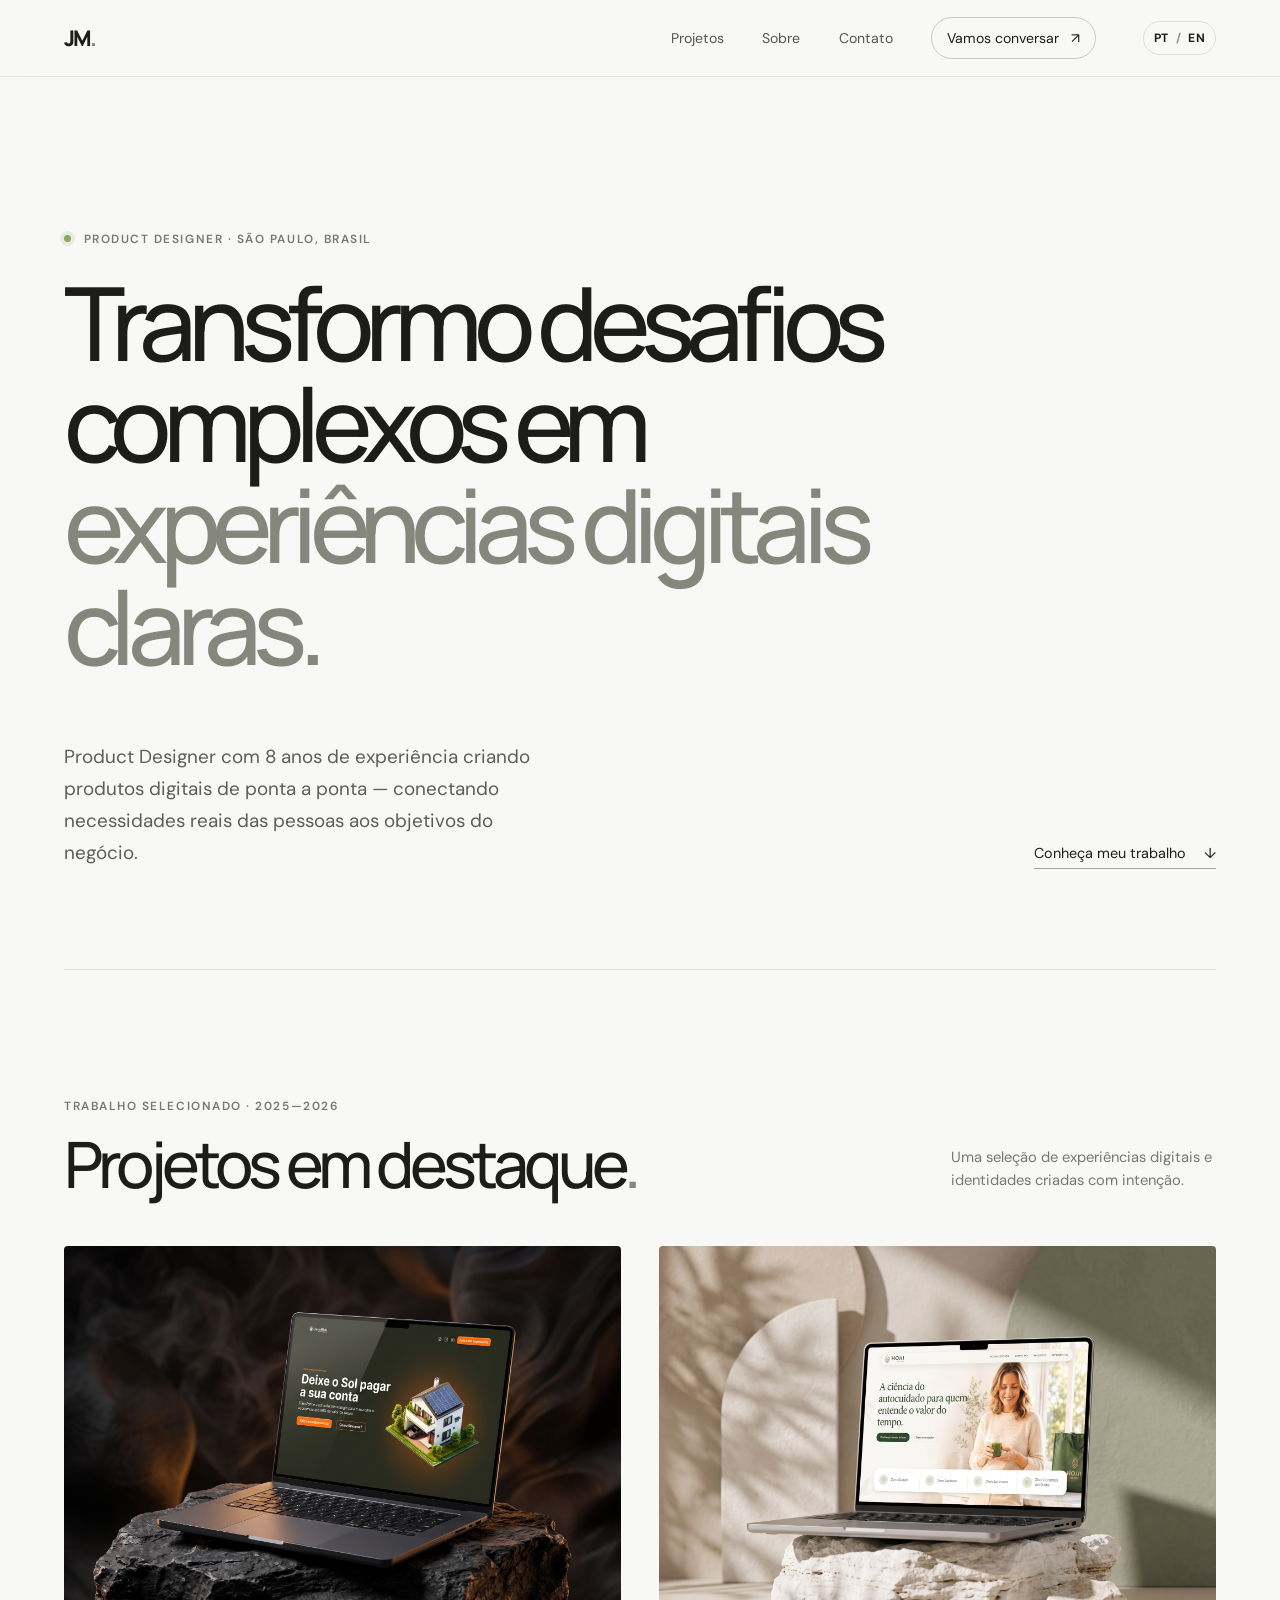
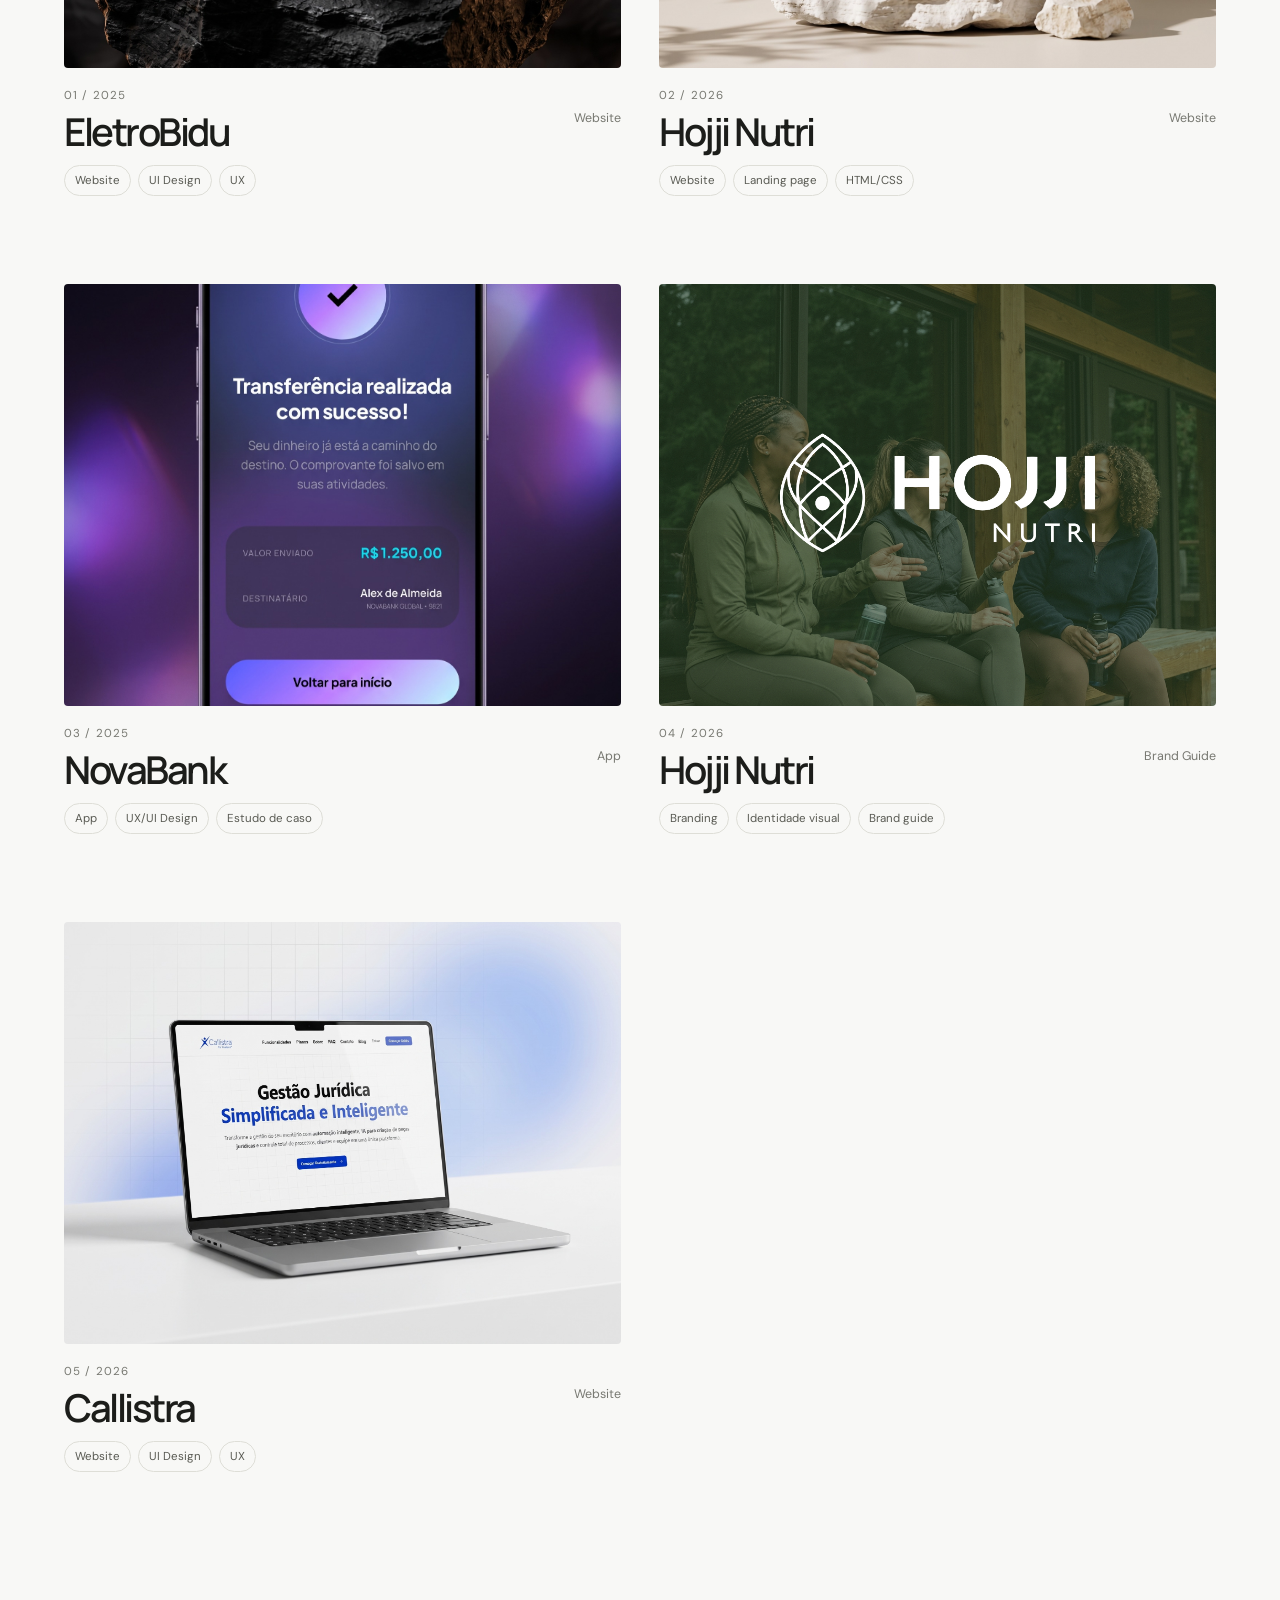
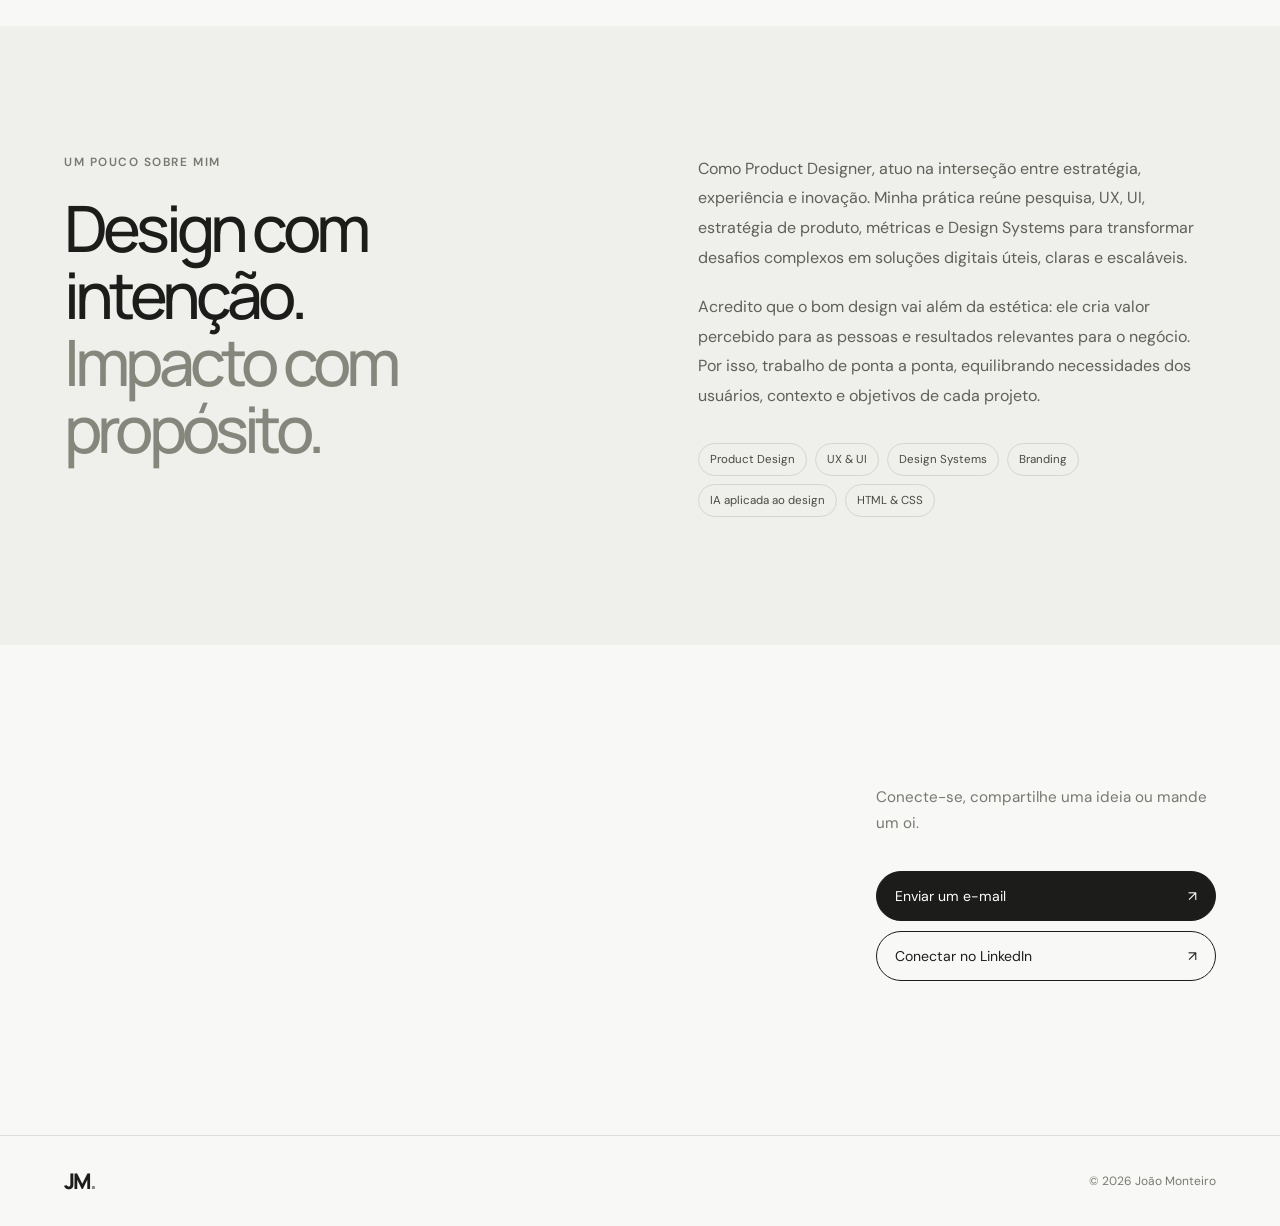
<file: index.html>
<!doctype html>
<html lang="pt-BR">
<head>
  <meta charset="utf-8">
  <meta name="viewport" content="width=device-width, initial-scale=1">
  <meta name="theme-color" content="#f8f8f6">
  <meta name="description" content="Portfólio de João Monteiro — Product Designer especializado em UX, UI, Design Systems e branding.">
  <title>João Monteiro — Product Designer</title>
  <link rel="preconnect" href="https://fonts.googleapis.com">
  <link rel="preconnect" href="https://fonts.gstatic.com" crossorigin>
  <link href="https://fonts.googleapis.com/css2?family=DM+Sans:wght@400;500;600;700&family=Manrope:wght@400;500;600;700;800&display=swap" rel="stylesheet">
  <link rel="stylesheet" href="css/style.css">
  <script src="js/main.js" defer></script>
</head>
<body>
  <a class="skip-link" href="#main">Pular para o conteúdo</a>
  <header class="site-header">
    <div class="container nav-wrap">
      <a class="wordmark" href="#top" aria-label="João Monteiro, início">JM<span>.</span></a>
      <button class="menu-toggle" aria-label="Abrir menu" aria-expanded="false" aria-controls="primary-nav">
        <span></span><span></span>
      </button>
      <nav class="primary-nav" id="primary-nav" aria-label="Navegação principal">
        <a href="#work">Projetos</a>
        <a href="#about">Sobre</a>
        <a href="#contact">Contato</a>
        <a class="nav-availability" href="mailto:mkt.joaomonteiro@gmail.com">Vamos conversar <span aria-hidden="true">↗</span></a>
      <button class="language-toggle" type="button" data-language-toggle aria-label="Switch to English" aria-pressed="false"><span class="language-current">PT</span><span class="language-divider">/</span><span>EN</span></button></nav>
    </div>
  </header>

  <main id="main">
    <section class="hero container" id="top">
      <p class="eyebrow reveal"><span class="status-dot"></span> Product Designer · São Paulo, Brasil</p>
      <h1 class="reveal">Transformo desafios complexos em <span>experiências digitais claras.</span></h1>
      <div class="hero-bottom reveal">
        <p>Product Designer com 8 anos de experiência criando produtos digitais de ponta a ponta — conectando necessidades reais das pessoas aos objetivos do negócio.</p>
        <a class="text-link" href="#work">Conheça meu trabalho <span aria-hidden="true">↓</span></a>
      </div>
      <div class="hero-rule" aria-hidden="true"></div>
    </section>

    <section class="work-section container" id="work">
      <div class="section-heading reveal">
        <div><p class="eyebrow">Trabalho selecionado · 2025—2026</p><h2>Projetos em destaque<span class="period">.</span></h2></div>
        <p class="section-note">Uma seleção de experiências digitais e identidades criadas com intenção.</p>
      </div>
      <div class="projects-grid">
      <article class="project-card reveal">
        <a class="project-card-cover" href="projects/eletrobidu.html" aria-label="Ver projeto EletroBidu — Website">
          <img src="assets/images/Mockup-eletrobidu-desktop.jpg" alt="Website EletroBidu em um notebook, com interface escura e detalhes em laranja" loading="lazy">
          <span class="cover-cta">Ver projeto <span aria-hidden="true">↗</span></span>
        </a>
        <div class="project-card-meta">
          <div><p class="project-index">01 / 2025</p><h3><a href="projects/eletrobidu.html">EletroBidu</a></h3></div>
          <span class="project-card-type">Website</span>
        </div>
        <div class="tag-list project-card-tags"><span>Website</span><span>UI Design</span><span>UX</span></div>
      </article>
      <article class="project-card reveal">
        <a class="project-card-cover" href="projects/hojji-website.html" aria-label="Ver projeto Hojji Nutri — Website">
          <img src="assets/images/Mockup-hojji-desktop.jpg" alt="Website Hojji Nutri em notebook, com identidade natural em tons de verde e bege" loading="lazy">
          <span class="cover-cta">Ver projeto <span aria-hidden="true">↗</span></span>
        </a>
        <div class="project-card-meta">
          <div><p class="project-index">02 / 2026</p><h3><a href="projects/hojji-website.html">Hojji Nutri</a></h3></div>
          <span class="project-card-type">Website</span>
        </div>
        <div class="tag-list project-card-tags"><span>Website</span><span>Landing page</span><span>HTML/CSS</span></div>
      </article>
      <article class="project-card reveal">
        <a class="project-card-cover" href="projects/novabank.html" aria-label="Ver projeto NovaBank — App">
          <img src="assets/images/novabank-mockup-5.jpg" alt="Mockup com telas do aplicativo NovaBank" loading="lazy">
          <span class="cover-cta">Ver projeto <span aria-hidden="true">↗</span></span>
        </a>
        <div class="project-card-meta">
          <div><p class="project-index">03 / 2025</p><h3><a href="projects/novabank.html">NovaBank</a></h3></div>
          <span class="project-card-type">App</span>
        </div>
        <div class="tag-list project-card-tags"><span>App</span><span>UX/UI Design</span><span>Estudo de caso</span></div>
      </article>
      <article class="project-card reveal">
        <a class="project-card-cover" href="projects/hojji-branding.html" aria-label="Ver projeto Hojji Nutri — Brand Guide">
          <img src="assets/images/capa-brand-guide-hojji-nutri.jpg" alt="Capa do brand guide Hojji Nutri com identidade natural e elegante" loading="lazy">
          <span class="cover-cta">Ver projeto <span aria-hidden="true">↗</span></span>
        </a>
        <div class="project-card-meta">
          <div><p class="project-index">04 / 2026</p><h3><a href="projects/hojji-branding.html">Hojji Nutri</a></h3></div>
          <span class="project-card-type">Brand Guide</span>
        </div>
        <div class="tag-list project-card-tags"><span>Branding</span><span>Identidade visual</span><span>Brand guide</span></div>
      </article>
      <article class="project-card reveal">
        <a class="project-card-cover" href="projects/callistra.html" aria-label="Ver projeto Callistra — Website">
          <img src="assets/images/callistra-mockup-desktop-1.jpg" alt="Website Callistra em notebook com interface minimalista em azul e branco" loading="lazy">
          <span class="cover-cta">Ver projeto <span aria-hidden="true">↗</span></span>
        </a>
        <div class="project-card-meta">
          <div><p class="project-index">05 / 2026</p><h3><a href="projects/callistra.html">Callistra</a></h3></div>
          <span class="project-card-type">Website</span>
        </div>
        <div class="tag-list project-card-tags"><span>Website</span><span>UI Design</span><span>UX</span></div>
      </article>
      </div>
    </section>

    <section class="about-section" id="about">
      <div class="container about-grid">
        <div class="about-intro reveal">
          <p class="eyebrow">Um pouco sobre mim</p>
          <h2>Design com intenção.<br><span>Impacto com propósito.</span></h2>
        </div>
        <div class="about-copy reveal">
          <p>Como Product Designer, atuo na interseção entre estratégia, experiência e inovação. Minha prática reúne pesquisa, UX, UI, estratégia de produto, métricas e Design Systems para transformar desafios complexos em soluções digitais úteis, claras e escaláveis.</p>
          <p>Acredito que o bom design vai além da estética: ele cria valor percebido para as pessoas e resultados relevantes para o negócio. Por isso, trabalho de ponta a ponta, equilibrando necessidades dos usuários, contexto e objetivos de cada projeto.</p>
          <div class="expertise">
            <span>Product Design</span><span>UX & UI</span><span>Design Systems</span><span>Branding</span><span>IA aplicada ao design</span><span>HTML & CSS</span>
          </div>
        </div>
      </div>
    </section>

    <section class="contact-section container" id="contact">
      <div class="contact-content reveal">
        
        <div class="contact-actions">
          <p>Conecte-se, compartilhe uma ideia ou mande um oi.</p>
          <a class="button button-dark" href="mailto:mkt.joaomonteiro@gmail.com">Enviar um e-mail <span aria-hidden="true">↗</span></a>
          <a class="button button-outline" href="https://www.linkedin.com/in/joaomonteirobr/" target="_blank" rel="noopener noreferrer">Conectar no LinkedIn <span aria-hidden="true">↗</span></a>
        </div>
      </div>
    </section>
  </main>

  <footer class="site-footer">
    <div class="container footer-inner">
      <a class="wordmark" href="#top" aria-label="Voltar ao início">JM<span>.</span></a>
      <span>© <span id="year">2026</span> João Monteiro</span>
    </div>
  </footer>
</body>
</html>
</file>
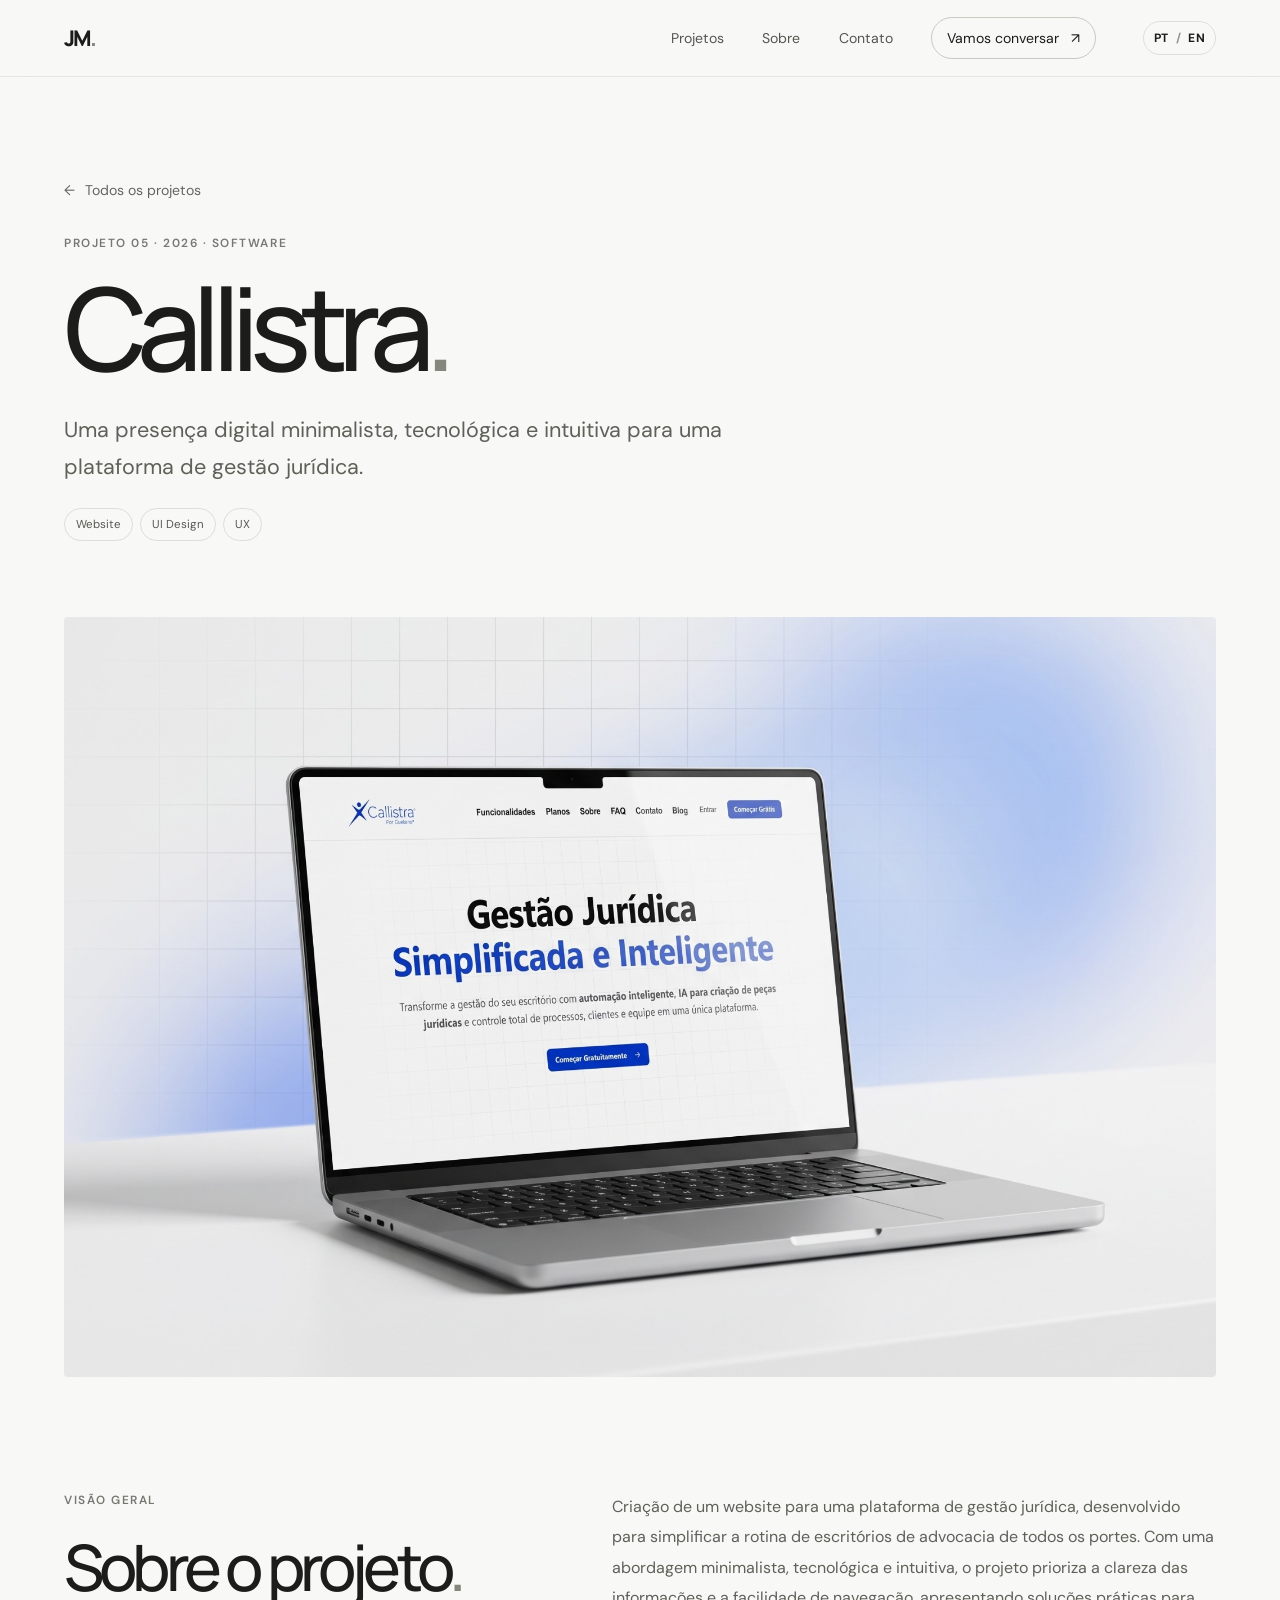
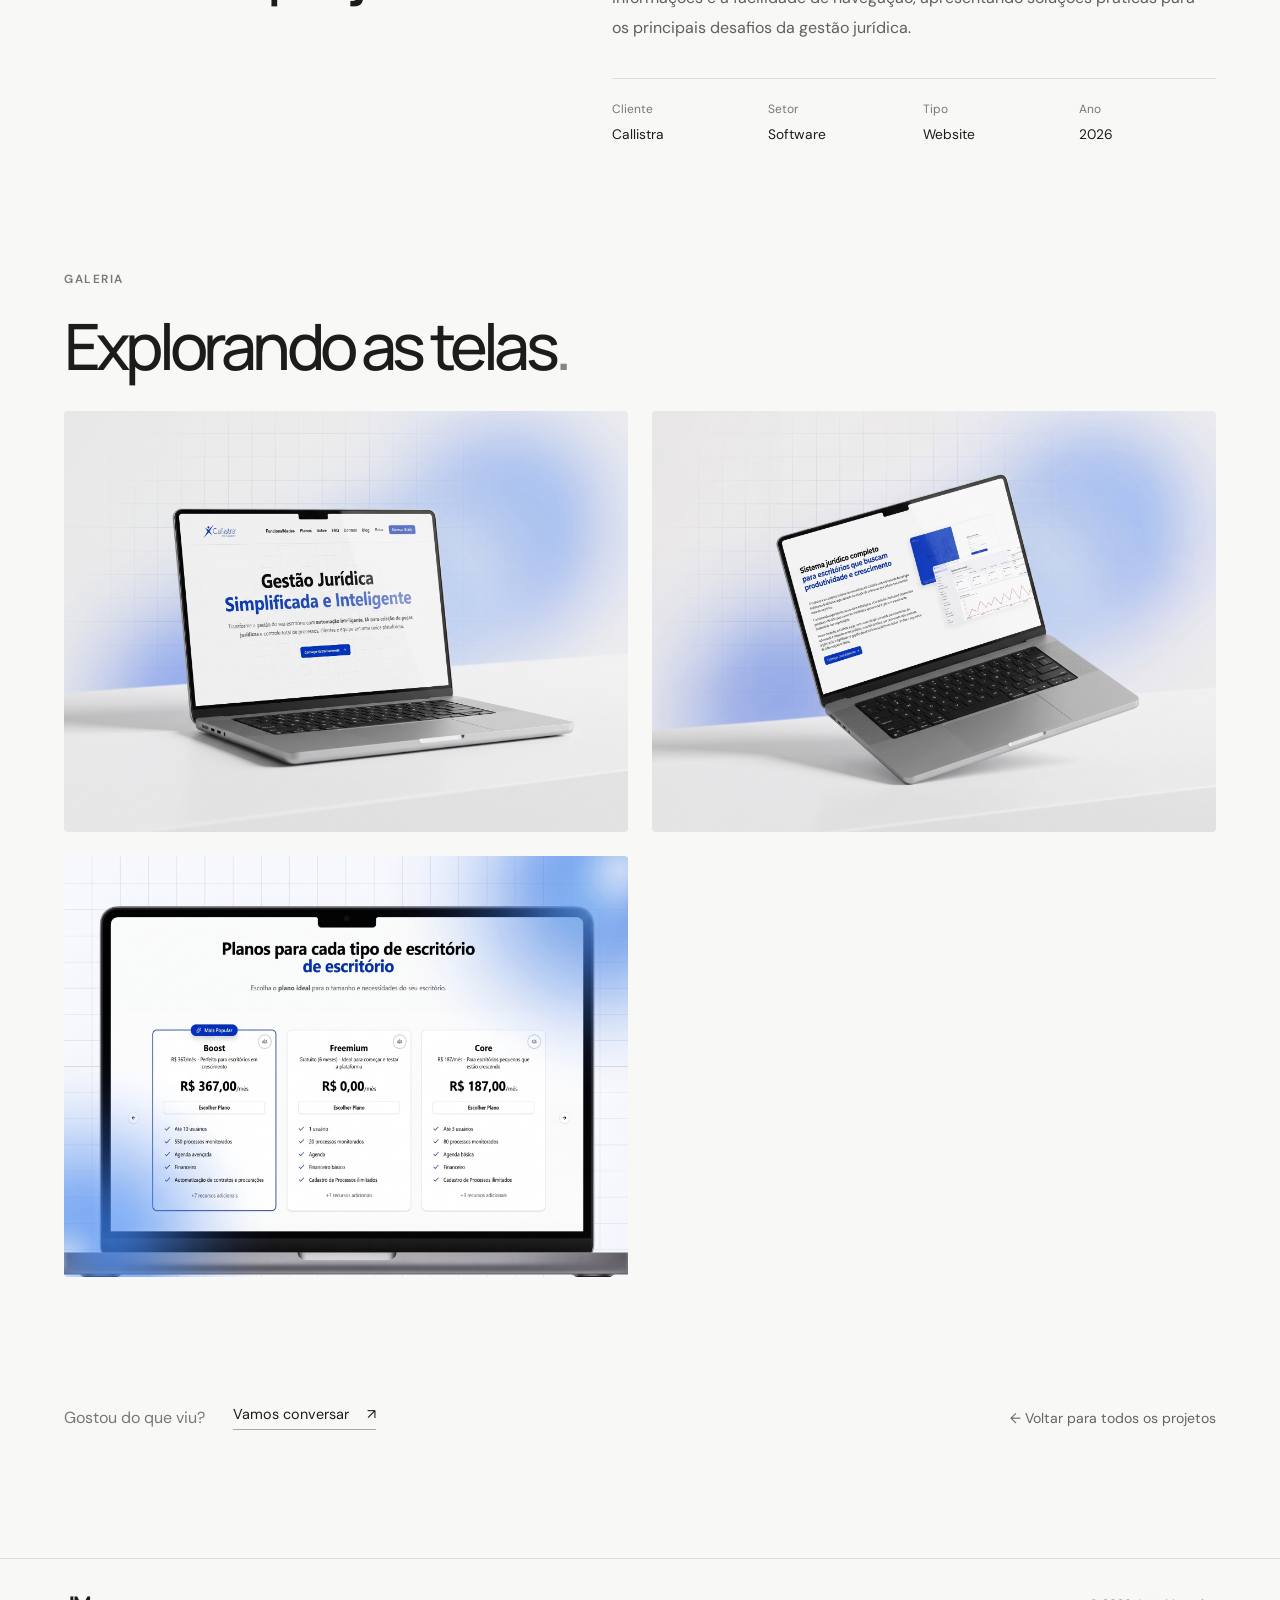
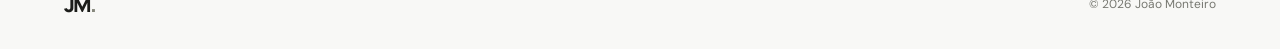
<file: projects/callistra.html>
<!doctype html>
<html lang="pt-BR"><head><meta charset="utf-8"><meta name="viewport" content="width=device-width, initial-scale=1"><meta name="theme-color" content="#f8f8f6"><meta name="description" content="Uma presença digital minimalista, tecnológica e intuitiva para uma plataforma de gestão jurídica."><title>Callistra — Website — João Monteiro</title><link rel="preconnect" href="https://fonts.googleapis.com"><link rel="preconnect" href="https://fonts.gstatic.com" crossorigin><link href="https://fonts.googleapis.com/css2?family=DM+Sans:wght@400;500;600;700&family=Manrope:wght@400;500;600;700;800&display=swap" rel="stylesheet"><link rel="stylesheet" href="../css/style.css"><script src="../js/main.js" defer></script></head>
<body><a class="skip-link" href="#main">Pular para o conteúdo</a><header class="site-header"><div class="container nav-wrap"><a class="wordmark" href="../index.html#top" aria-label="João Monteiro, início">JM<span>.</span></a><button class="menu-toggle" aria-label="Abrir menu" aria-expanded="false" aria-controls="primary-nav"><span></span><span></span></button><nav class="primary-nav" id="primary-nav" aria-label="Navegação principal"><a href="../index.html#work">Projetos</a><a href="../index.html#about">Sobre</a><a href="../index.html#contact">Contato</a><a class="nav-availability" href="mailto:mkt.joaomonteiro@gmail.com">Vamos conversar <span aria-hidden="true">↗</span></a><button class="language-toggle" type="button" data-language-toggle aria-label="Switch to English" aria-pressed="false"><span class="language-current">PT</span><span class="language-divider">/</span><span>EN</span></button></nav></div></header>
<main id="main" class="project-detail"><section class="detail-hero container"><a class="back-link" href="../index.html#work"><span aria-hidden="true">←</span> Todos os projetos</a><p class="eyebrow">Projeto 05 · 2026 · Software</p><h1>Callistra<span class="period">.</span></h1><p class="detail-lead">Uma presença digital minimalista, tecnológica e intuitiva para uma plataforma de gestão jurídica.</p><div class="tag-list detail-tags"><span>Website</span><span>UI Design</span><span>UX</span></div></section>
<section class="detail-cover container"><img src="../assets/images/callistra-mockup-desktop-1.jpg" alt="Website Callistra em notebook com interface minimalista em azul e branco"></section>
<section class="detail-overview container"><div><p class="eyebrow">Visão geral</p><h2>Sobre o projeto<span class="period">.</span></h2></div><div class="detail-copy"><p>Criação de um website para uma plataforma de gestão jurídica, desenvolvido para simplificar a rotina de escritórios de advocacia de todos os portes. Com uma abordagem minimalista, tecnológica e intuitiva, o projeto prioriza a clareza das informações e a facilidade de navegação, apresentando soluções práticas para os principais desafios da gestão jurídica.</p><dl class="detail-facts"><div><dt>Cliente</dt><dd>Callistra</dd></div><div><dt>Setor</dt><dd>Software</dd></div><div><dt>Tipo</dt><dd>Website</dd></div><div><dt>Ano</dt><dd>2026</dd></div></dl></div></section>
<section class="detail-gallery container"><div class="detail-gallery-heading"><p class="eyebrow">Galeria</p><h2>Explorando as telas<span class="period">.</span></h2></div><div class="detail-gallery-grid ">        <figure class="detail-gallery-item"><img src="../assets/images/callistra-mockup-desktop-1.jpg" alt="Página de planos do software Callistra" loading="lazy"></figure>
        <figure class="detail-gallery-item"><img src="../assets/images/callistra-mokcup-desktop-2.jpg" alt="Website Callistra apresentado em um notebook" loading="lazy"></figure>
        <figure class="detail-gallery-item"><img src="../assets/images/callistra-mokcup-desktop-3.jpg" alt="Página inicial do software Callistra em notebook" loading="lazy"></figure></div></section>
<section class="detail-next container"><p>Gostou do que viu?</p><a class="text-link" href="../index.html#contact">Vamos conversar <span aria-hidden="true">↗</span></a><a class="back-link" href="../index.html#work">← Voltar para todos os projetos</a></section></main>
<footer class="site-footer"><div class="container footer-inner"><a class="wordmark" href="../index.html#top" aria-label="Voltar ao início">JM<span>.</span></a><span>© <span id="year">2026</span> João Monteiro</span></div></footer></body></html>
</file>
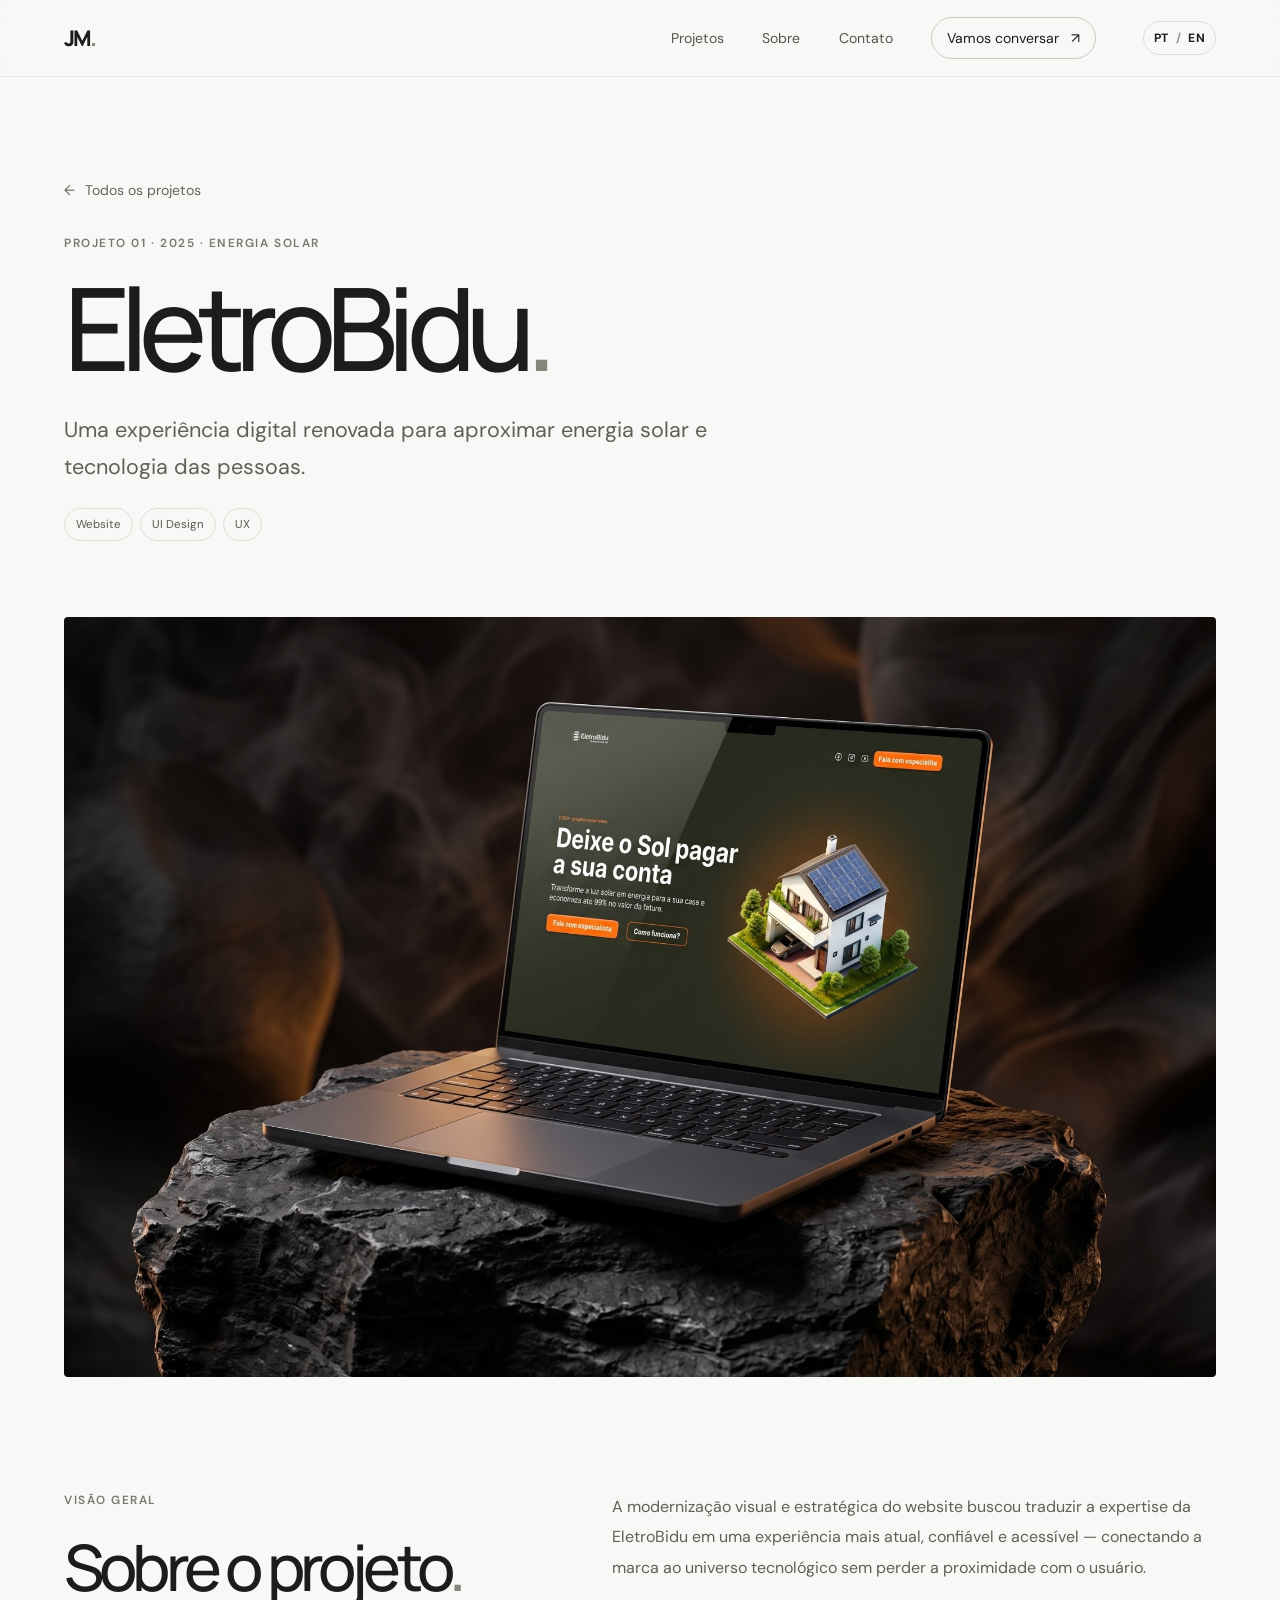
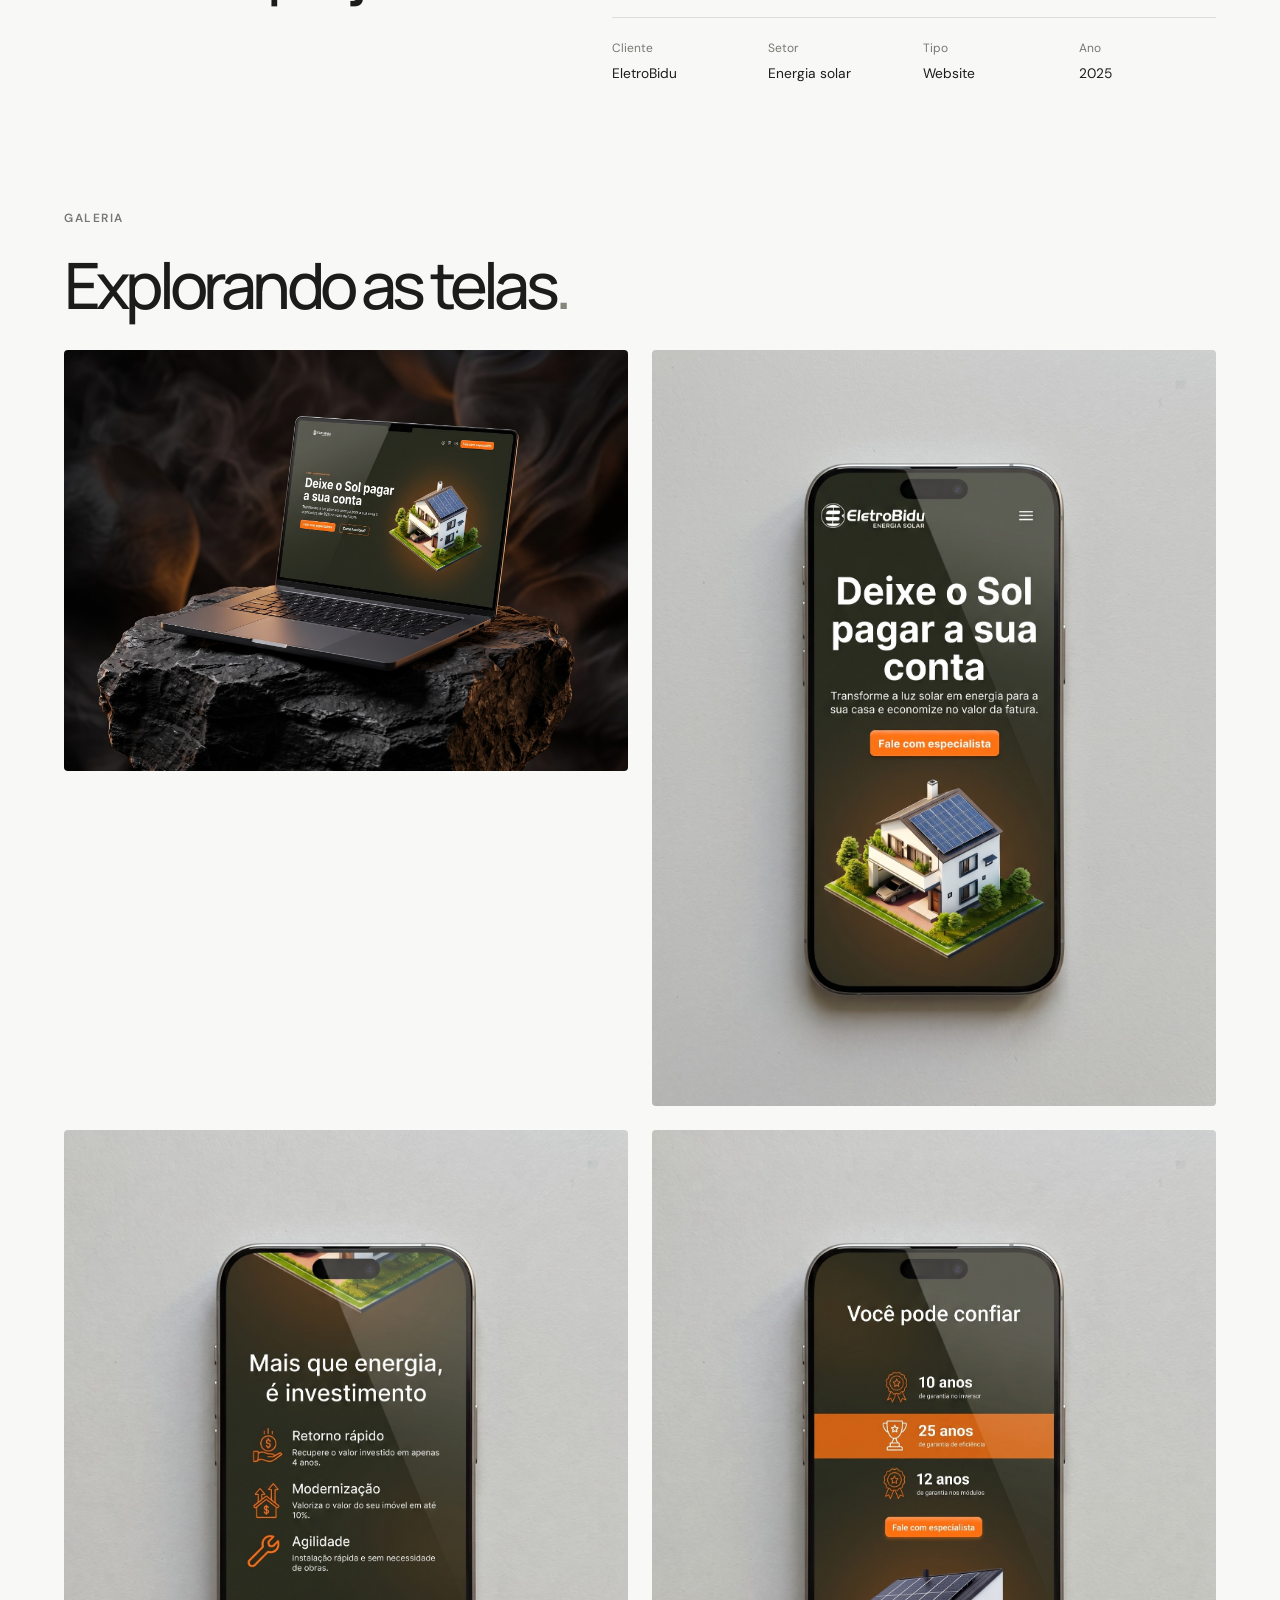
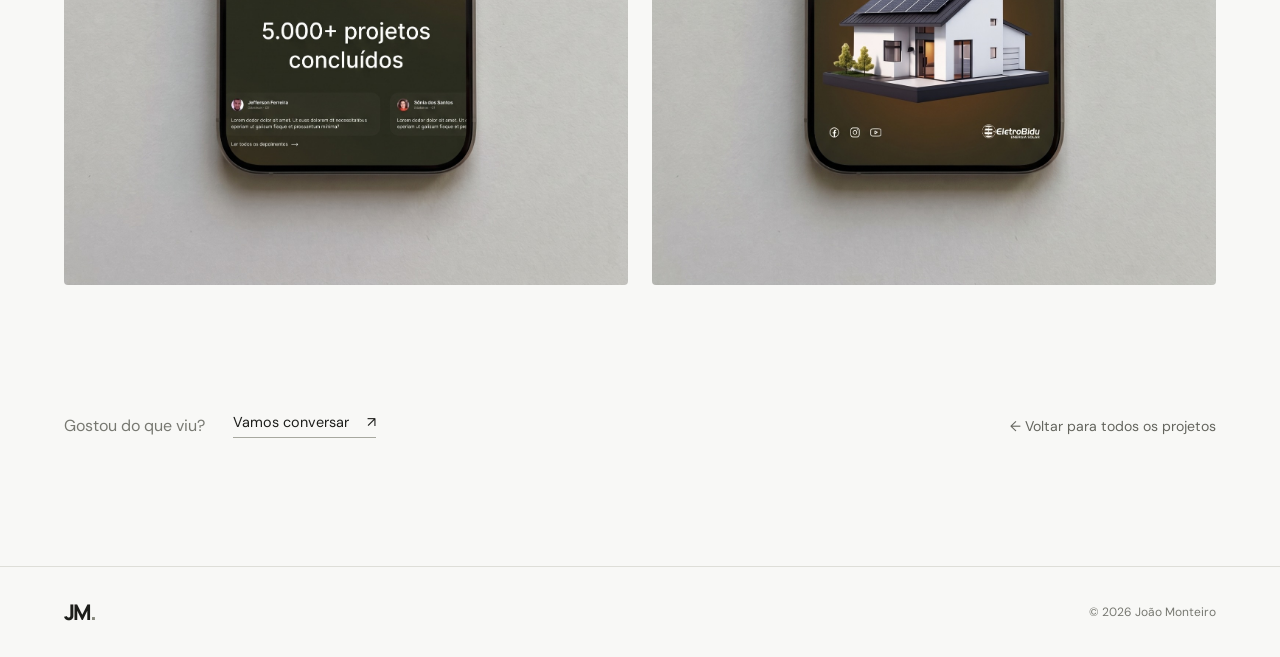
<file: projects/eletrobidu.html>
<!doctype html>
<html lang="pt-BR"><head><meta charset="utf-8"><meta name="viewport" content="width=device-width, initial-scale=1"><meta name="theme-color" content="#f8f8f6"><meta name="description" content="Uma experiência digital renovada para aproximar energia solar e tecnologia das pessoas."><title>Website EletroBidu — João Monteiro</title><link rel="preconnect" href="https://fonts.googleapis.com"><link rel="preconnect" href="https://fonts.gstatic.com" crossorigin><link href="https://fonts.googleapis.com/css2?family=DM+Sans:wght@400;500;600;700&family=Manrope:wght@400;500;600;700;800&display=swap" rel="stylesheet"><link rel="stylesheet" href="../css/style.css"><script src="../js/main.js" defer></script></head>
<body><a class="skip-link" href="#main">Pular para o conteúdo</a><header class="site-header"><div class="container nav-wrap"><a class="wordmark" href="../index.html#top" aria-label="João Monteiro, início">JM<span>.</span></a><button class="menu-toggle" aria-label="Abrir menu" aria-expanded="false" aria-controls="primary-nav"><span></span><span></span></button><nav class="primary-nav" id="primary-nav" aria-label="Navegação principal"><a href="../index.html#work">Projetos</a><a href="../index.html#about">Sobre</a><a href="../index.html#contact">Contato</a><a class="nav-availability" href="mailto:mkt.joaomonteiro@gmail.com">Vamos conversar <span aria-hidden="true">↗</span></a><button class="language-toggle" type="button" data-language-toggle aria-label="Switch to English" aria-pressed="false"><span class="language-current">PT</span><span class="language-divider">/</span><span>EN</span></button></nav></div></header>
<main id="main" class="project-detail"><section class="detail-hero container"><a class="back-link" href="../index.html#work"><span aria-hidden="true">←</span> Todos os projetos</a><p class="eyebrow">Projeto 01 · 2025 · Energia solar</p><h1>EletroBidu<span class="period">.</span></h1><p class="detail-lead">Uma experiência digital renovada para aproximar energia solar e tecnologia das pessoas.</p><div class="tag-list detail-tags"><span>Website</span><span>UI Design</span><span>UX</span></div></section>
<section class="detail-cover container"><img src="../assets/images/Mockup-eletrobidu-desktop.jpg" alt="Website EletroBidu em um notebook, com interface escura e detalhes em laranja"></section>
<section class="detail-overview container"><div><p class="eyebrow">Visão geral</p><h2>Sobre o projeto<span class="period">.</span></h2></div><div class="detail-copy"><p>A modernização visual e estratégica do website buscou traduzir a expertise da EletroBidu em uma experiência mais atual, confiável e acessível — conectando a marca ao universo tecnológico sem perder a proximidade com o usuário.</p><dl class="detail-facts"><div><dt>Cliente</dt><dd>EletroBidu</dd></div><div><dt>Setor</dt><dd>Energia solar</dd></div><div><dt>Tipo</dt><dd>Website</dd></div><div><dt>Ano</dt><dd>2025</dd></div></dl></div></section>
<section class="detail-gallery container"><div class="detail-gallery-heading"><p class="eyebrow">Galeria</p><h2>Explorando as telas<span class="period">.</span></h2></div><div class="detail-gallery-grid ">        <figure class="detail-gallery-item"><img src="../assets/images/Mockup-eletrobidu-desktop.jpg" alt="Website EletroBidu em desktop" loading="lazy"></figure>
        <figure class="detail-gallery-item"><img src="../assets/images/Mockup-eletrobidu-mobile-1.jpg" alt="Tela mobile inicial do website EletroBidu" loading="lazy"></figure>
        <figure class="detail-gallery-item"><img src="../assets/images/Mockup-eletrobidu-mobile-2.jpg" alt="Tela mobile com benefícios e depoimentos da EletroBidu" loading="lazy"></figure>
        <figure class="detail-gallery-item"><img src="../assets/images/Mockup-eletrobidu-mobile-3.jpg" alt="Tela mobile com garantias do serviço de energia solar" loading="lazy"></figure></div></section>
<section class="detail-next container"><p>Gostou do que viu?</p><a class="text-link" href="../index.html#contact">Vamos conversar <span aria-hidden="true">↗</span></a><a class="back-link" href="../index.html#work">← Voltar para todos os projetos</a></section></main>
<footer class="site-footer"><div class="container footer-inner"><a class="wordmark" href="../index.html#top" aria-label="Voltar ao início">JM<span>.</span></a><span>© <span id="year">2026</span> João Monteiro</span></div></footer></body></html>
</file>
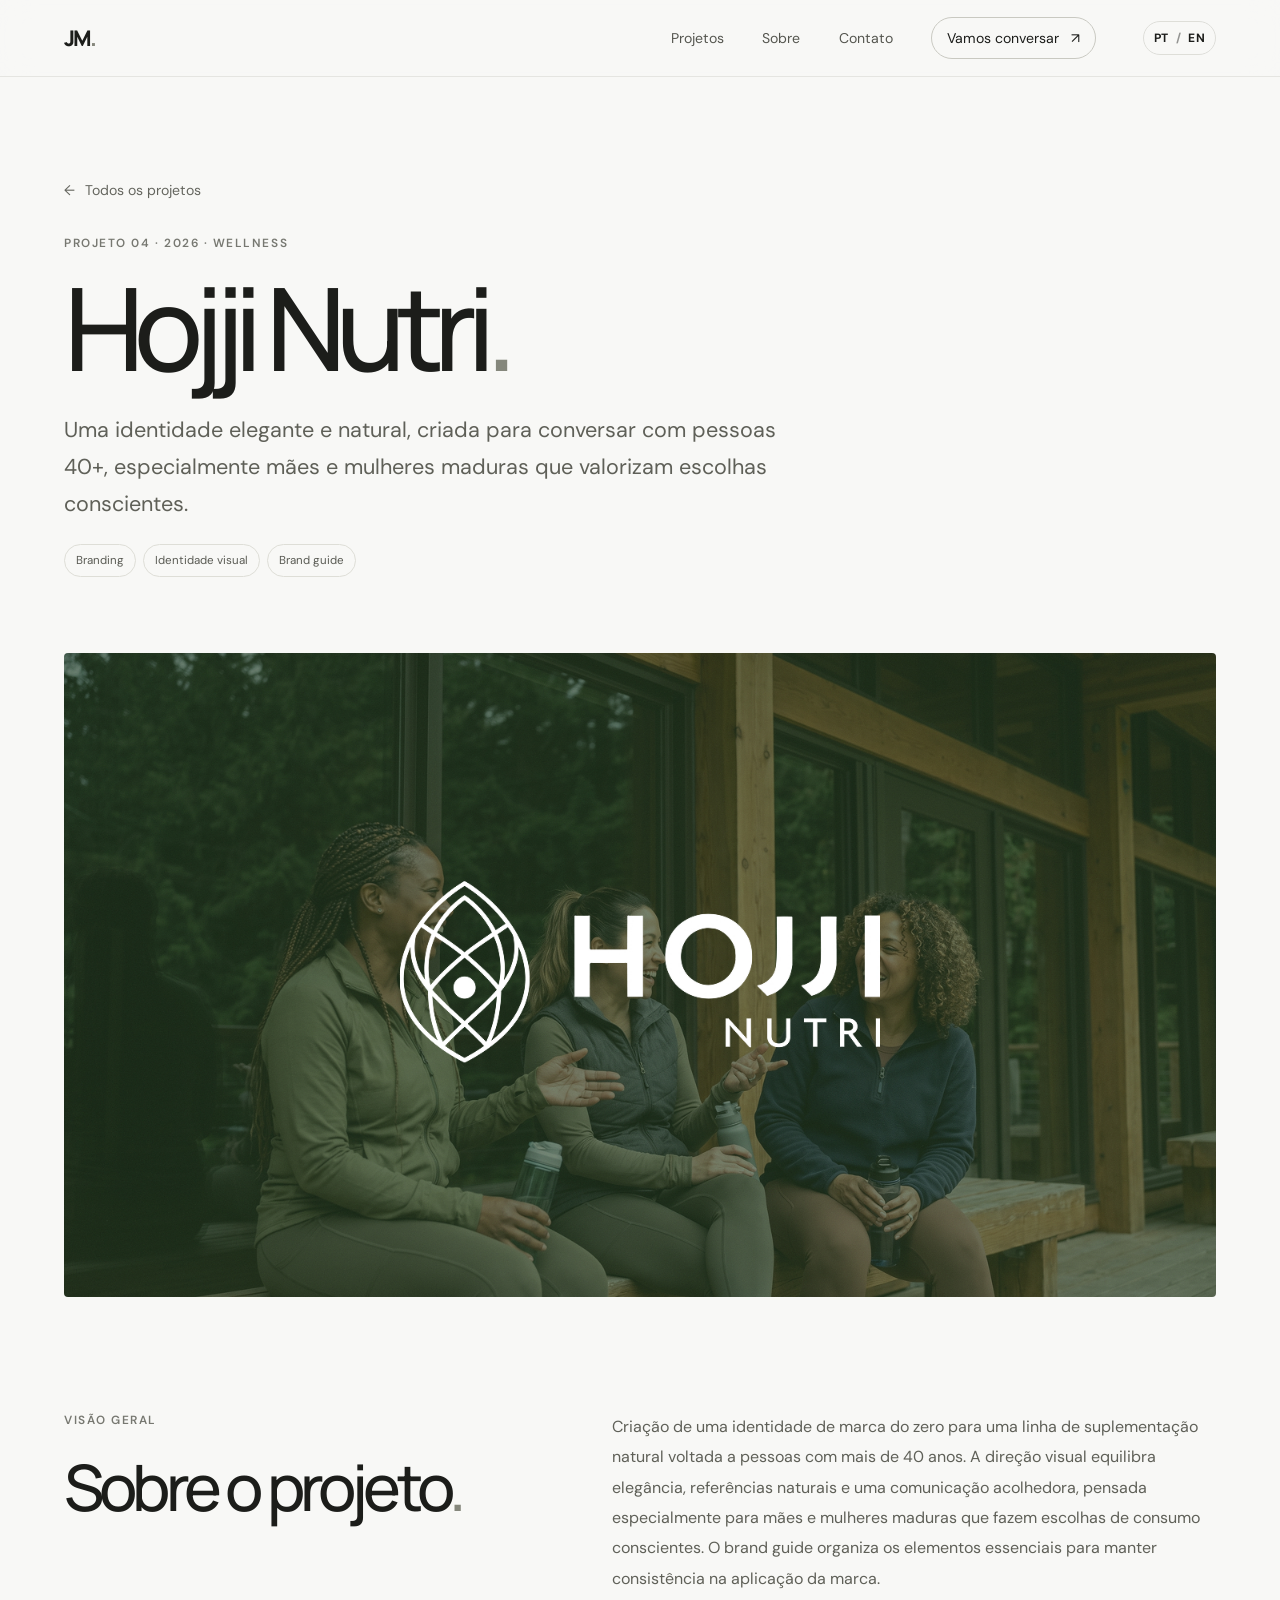
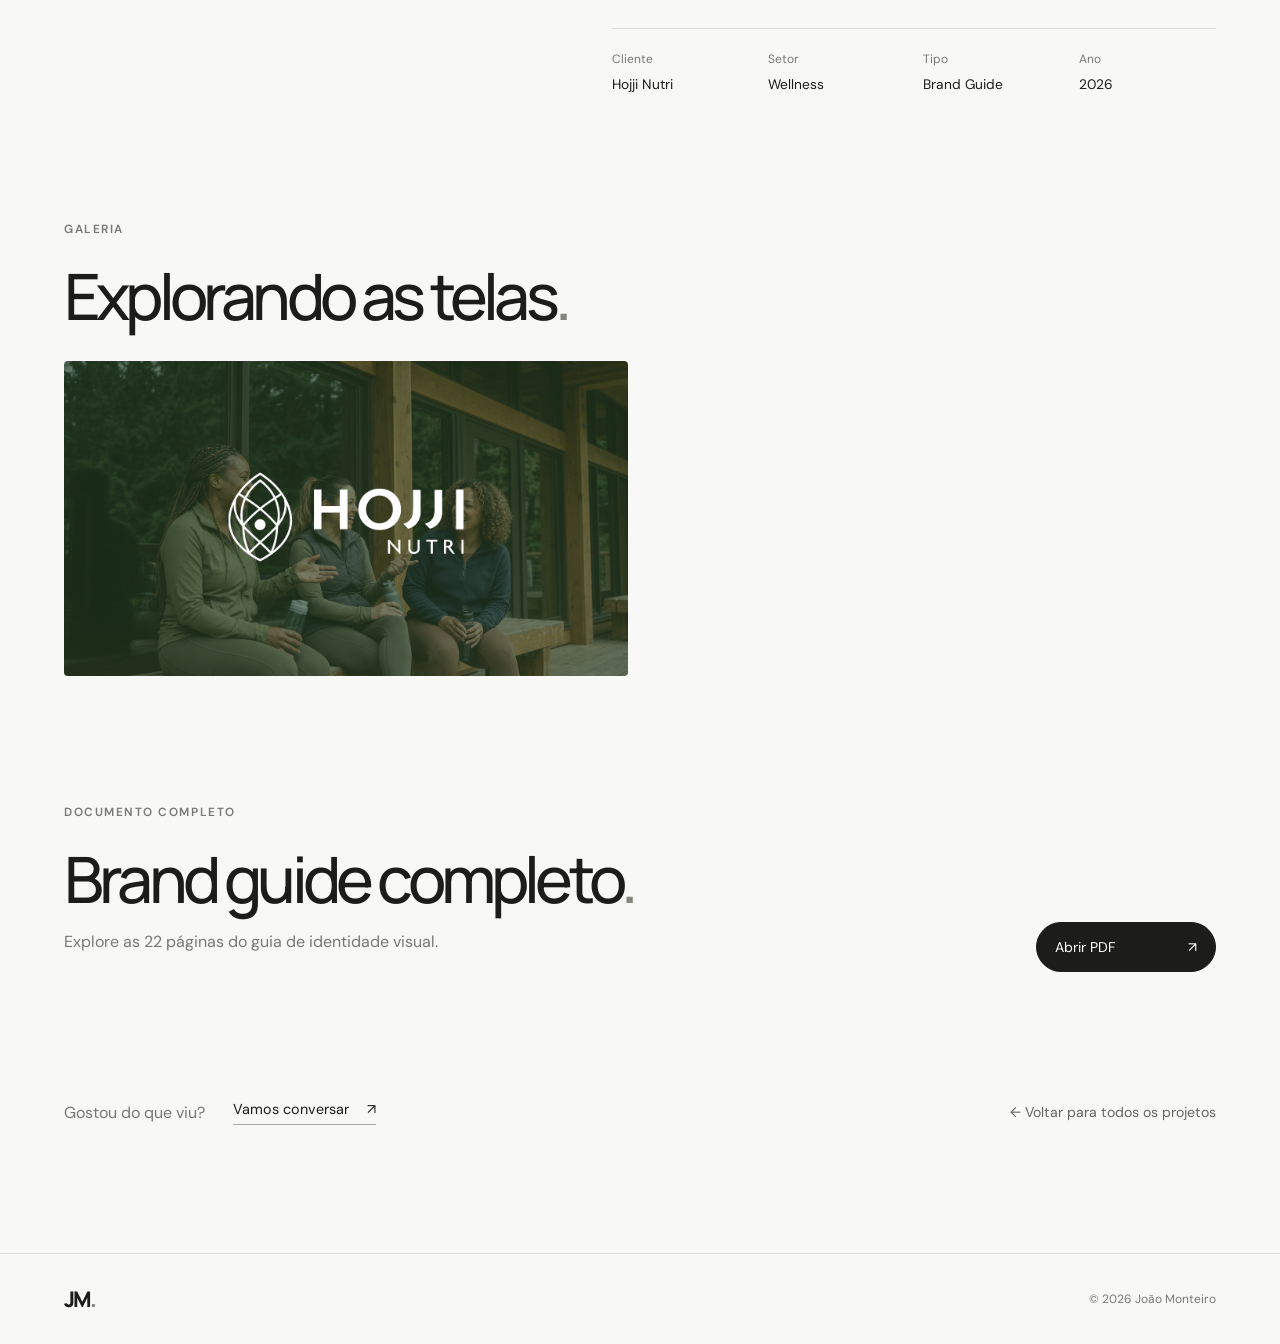
<file: projects/hojji-branding.html>
<!doctype html>
<html lang="pt-BR"><head><meta charset="utf-8"><meta name="viewport" content="width=device-width, initial-scale=1"><meta name="theme-color" content="#f8f8f6"><meta name="description" content="Uma identidade elegante e natural, criada para conversar com pessoas 40+, especialmente mães e mulheres maduras que valorizam escolhas conscientes."><title>Hojji Nutri — Brand guide — João Monteiro</title><link rel="preconnect" href="https://fonts.googleapis.com"><link rel="preconnect" href="https://fonts.gstatic.com" crossorigin><link href="https://fonts.googleapis.com/css2?family=DM+Sans:wght@400;500;600;700&family=Manrope:wght@400;500;600;700;800&display=swap" rel="stylesheet"><link rel="stylesheet" href="../css/style.css"><script src="../js/main.js" defer></script></head>
<body><a class="skip-link" href="#main">Pular para o conteúdo</a><header class="site-header"><div class="container nav-wrap"><a class="wordmark" href="../index.html#top" aria-label="João Monteiro, início">JM<span>.</span></a><button class="menu-toggle" aria-label="Abrir menu" aria-expanded="false" aria-controls="primary-nav"><span></span><span></span></button><nav class="primary-nav" id="primary-nav" aria-label="Navegação principal"><a href="../index.html#work">Projetos</a><a href="../index.html#about">Sobre</a><a href="../index.html#contact">Contato</a><a class="nav-availability" href="mailto:mkt.joaomonteiro@gmail.com">Vamos conversar <span aria-hidden="true">↗</span></a><button class="language-toggle" type="button" data-language-toggle aria-label="Switch to English" aria-pressed="false"><span class="language-current">PT</span><span class="language-divider">/</span><span>EN</span></button></nav></div></header>
<main id="main" class="project-detail"><section class="detail-hero container"><a class="back-link" href="../index.html#work"><span aria-hidden="true">←</span> Todos os projetos</a><p class="eyebrow">Projeto 04 · 2026 · Wellness</p><h1>Hojji Nutri<span class="period">.</span></h1><p class="detail-lead">Uma identidade elegante e natural, criada para conversar com pessoas 40+, especialmente mães e mulheres maduras que valorizam escolhas conscientes.</p><div class="tag-list detail-tags"><span>Branding</span><span>Identidade visual</span><span>Brand guide</span></div></section>
<section class="detail-cover container"><img src="../assets/images/capa-brand-guide-hojji-nutri.jpg" alt="Capa do brand guide Hojji Nutri com identidade natural e elegante"></section>
<section class="detail-overview container"><div><p class="eyebrow">Visão geral</p><h2>Sobre o projeto<span class="period">.</span></h2></div><div class="detail-copy"><p>Criação de uma identidade de marca do zero para uma linha de suplementação natural voltada a pessoas com mais de 40 anos. A direção visual equilibra elegância, referências naturais e uma comunicação acolhedora, pensada especialmente para mães e mulheres maduras que fazem escolhas de consumo conscientes. O brand guide organiza os elementos essenciais para manter consistência na aplicação da marca.</p><dl class="detail-facts"><div><dt>Cliente</dt><dd>Hojji Nutri</dd></div><div><dt>Setor</dt><dd>Wellness</dd></div><div><dt>Tipo</dt><dd>Brand Guide</dd></div><div><dt>Ano</dt><dd>2026</dd></div></dl></div></section>
<section class="detail-gallery container"><div class="detail-gallery-heading"><p class="eyebrow">Galeria</p><h2>Explorando as telas<span class="period">.</span></h2></div><div class="detail-gallery-grid ">        <figure class="detail-gallery-item"><img src="../assets/images/capa-brand-guide-hojji-nutri.jpg" alt="Capa do brand guide Hojji Nutri" loading="lazy"></figure></div></section>
<section class="project-document container"><div><p class="eyebrow">Documento completo</p><h2>Brand guide completo<span class="period">.</span></h2><p>Explore as 22 páginas do guia de identidade visual.</p></div><a class="button button-dark" href="../assets/images/HOJJI - Brand Guidelines.pdf" target="_blank" rel="noopener noreferrer">Abrir PDF <span aria-hidden="true">↗</span></a></section><section class="detail-next container"><p>Gostou do que viu?</p><a class="text-link" href="../index.html#contact">Vamos conversar <span aria-hidden="true">↗</span></a><a class="back-link" href="../index.html#work">← Voltar para todos os projetos</a></section></main>
<footer class="site-footer"><div class="container footer-inner"><a class="wordmark" href="../index.html#top" aria-label="Voltar ao início">JM<span>.</span></a><span>© <span id="year">2026</span> João Monteiro</span></div></footer></body></html>
</file>
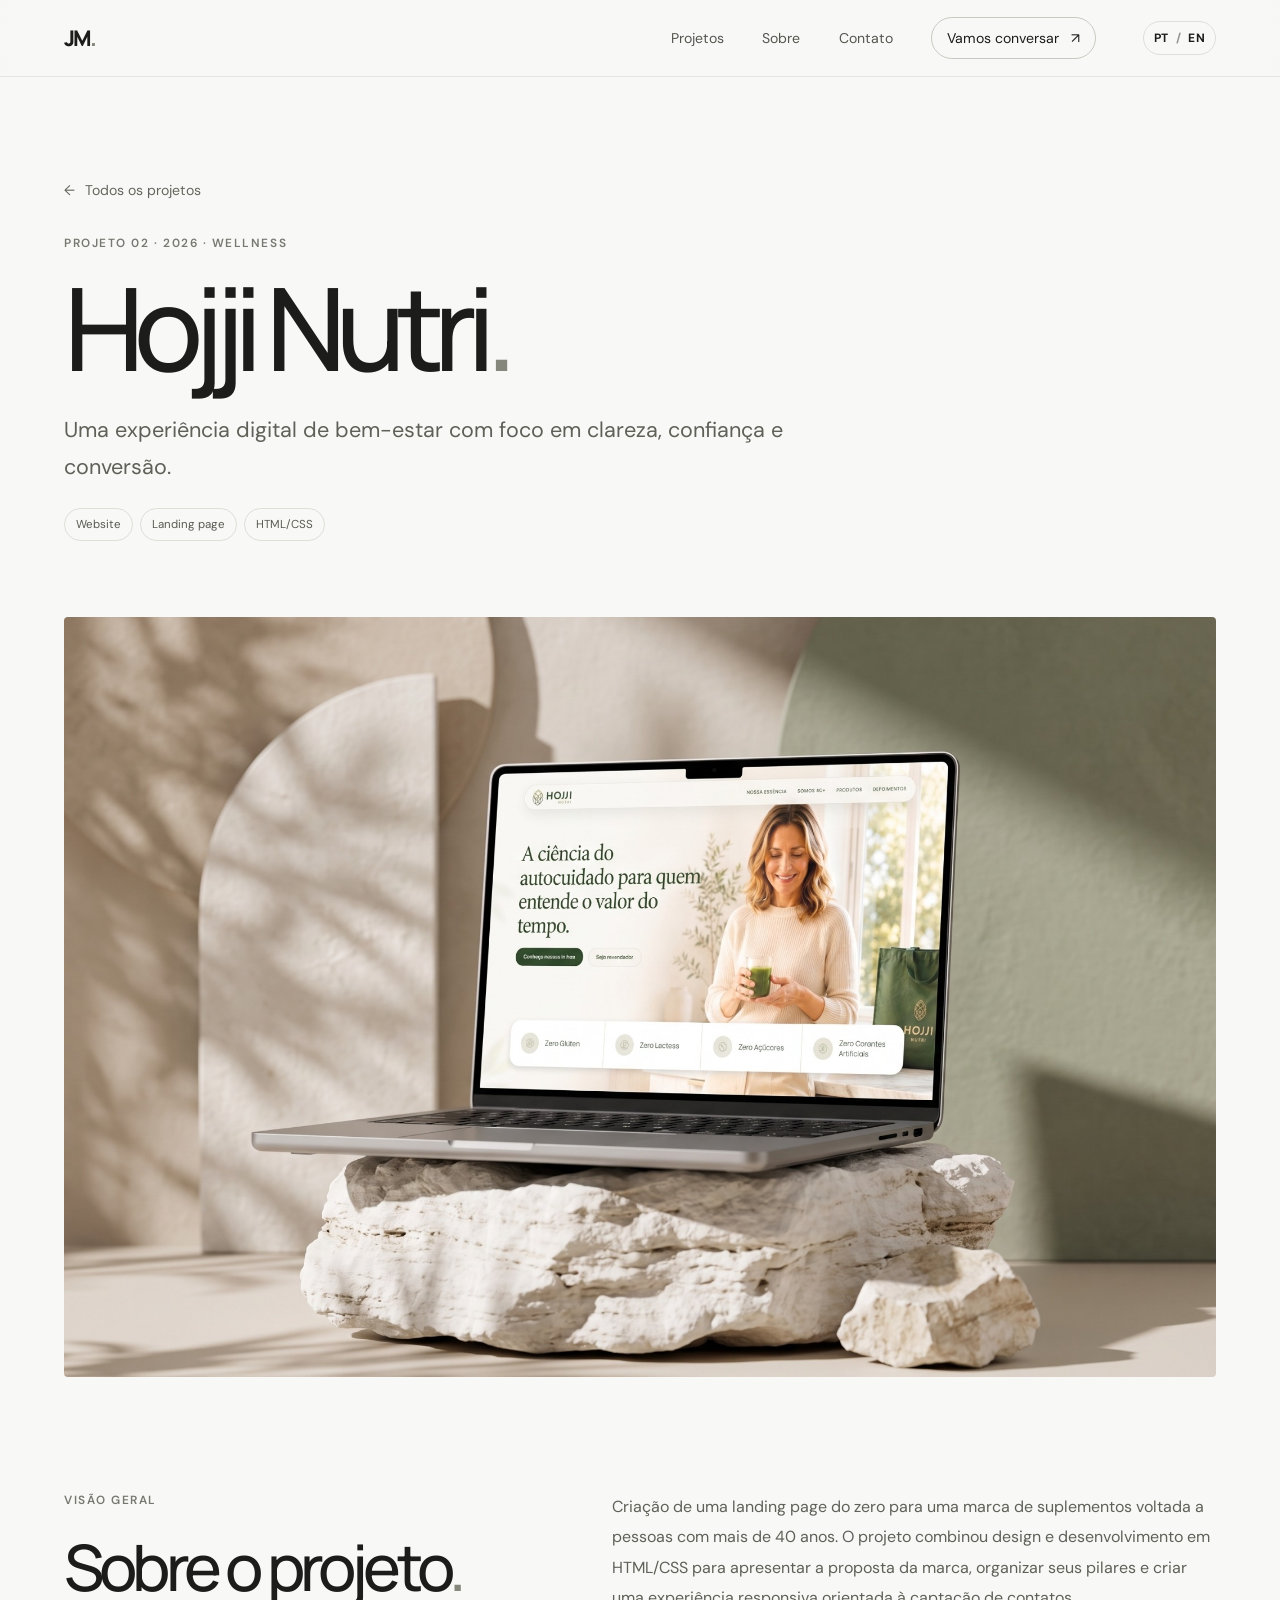
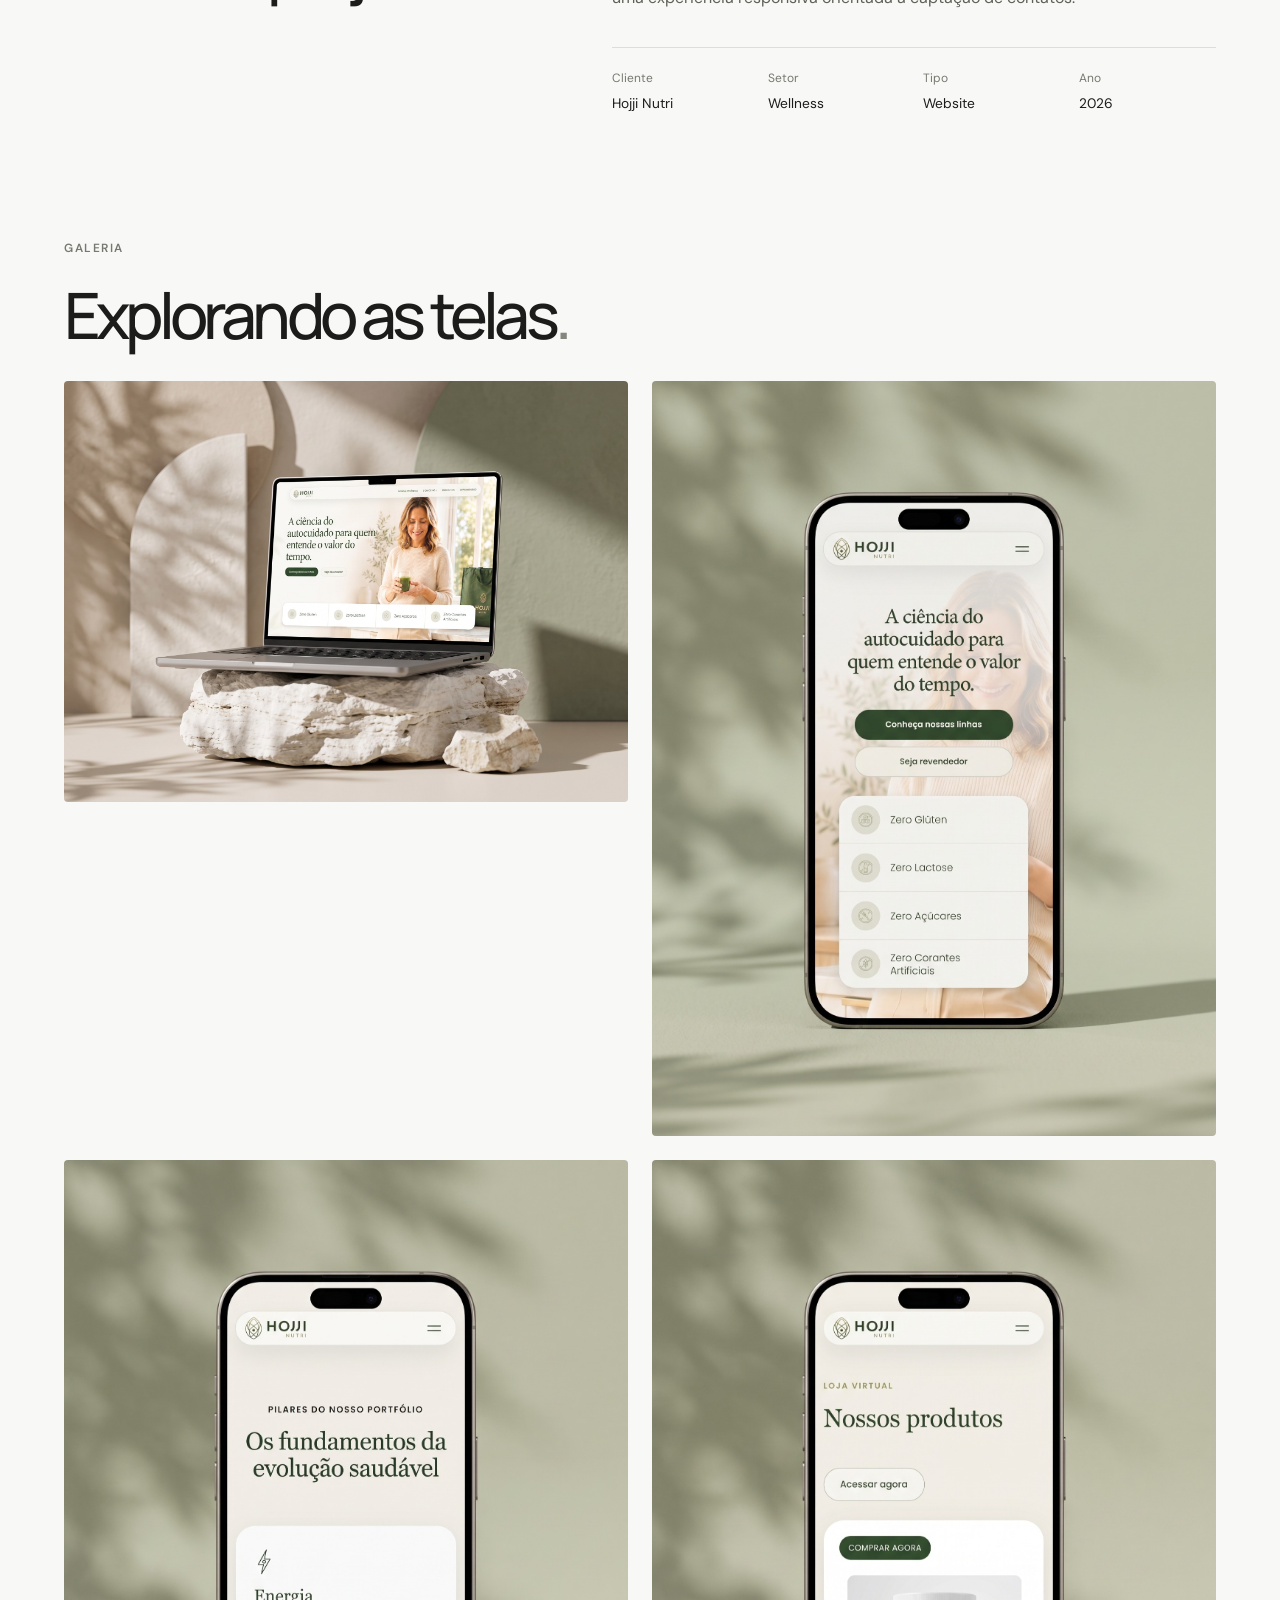
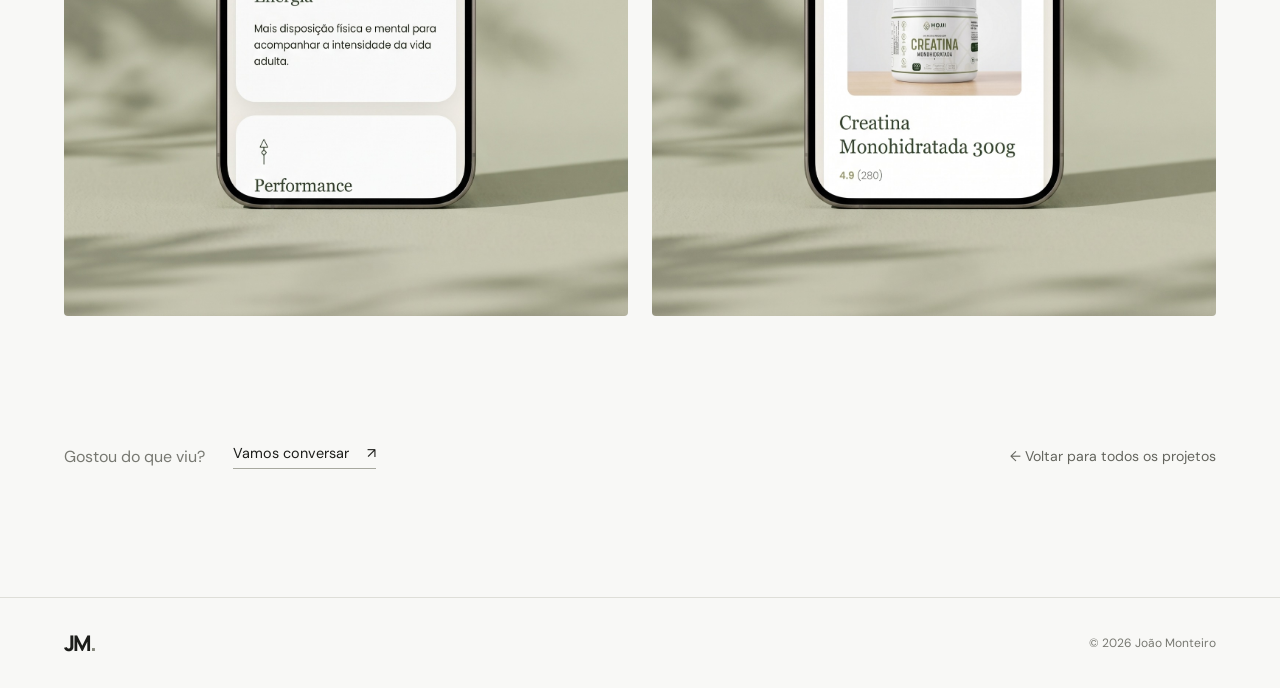
<file: projects/hojji-website.html>
<!doctype html>
<html lang="pt-BR"><head><meta charset="utf-8"><meta name="viewport" content="width=device-width, initial-scale=1"><meta name="theme-color" content="#f8f8f6"><meta name="description" content="Uma experiência digital de bem-estar com foco em clareza, confiança e conversão."><title>Hojji Nutri — Website — João Monteiro</title><link rel="preconnect" href="https://fonts.googleapis.com"><link rel="preconnect" href="https://fonts.gstatic.com" crossorigin><link href="https://fonts.googleapis.com/css2?family=DM+Sans:wght@400;500;600;700&family=Manrope:wght@400;500;600;700;800&display=swap" rel="stylesheet"><link rel="stylesheet" href="../css/style.css"><script src="../js/main.js" defer></script></head>
<body><a class="skip-link" href="#main">Pular para o conteúdo</a><header class="site-header"><div class="container nav-wrap"><a class="wordmark" href="../index.html#top" aria-label="João Monteiro, início">JM<span>.</span></a><button class="menu-toggle" aria-label="Abrir menu" aria-expanded="false" aria-controls="primary-nav"><span></span><span></span></button><nav class="primary-nav" id="primary-nav" aria-label="Navegação principal"><a href="../index.html#work">Projetos</a><a href="../index.html#about">Sobre</a><a href="../index.html#contact">Contato</a><a class="nav-availability" href="mailto:mkt.joaomonteiro@gmail.com">Vamos conversar <span aria-hidden="true">↗</span></a><button class="language-toggle" type="button" data-language-toggle aria-label="Switch to English" aria-pressed="false"><span class="language-current">PT</span><span class="language-divider">/</span><span>EN</span></button></nav></div></header>
<main id="main" class="project-detail"><section class="detail-hero container"><a class="back-link" href="../index.html#work"><span aria-hidden="true">←</span> Todos os projetos</a><p class="eyebrow">Projeto 02 · 2026 · Wellness</p><h1>Hojji Nutri<span class="period">.</span></h1><p class="detail-lead">Uma experiência digital de bem-estar com foco em clareza, confiança e conversão.</p><div class="tag-list detail-tags"><span>Website</span><span>Landing page</span><span>HTML/CSS</span></div></section>
<section class="detail-cover container"><img src="../assets/images/Mockup-hojji-desktop.jpg" alt="Website Hojji Nutri em notebook, com identidade natural em tons de verde e bege"></section>
<section class="detail-overview container"><div><p class="eyebrow">Visão geral</p><h2>Sobre o projeto<span class="period">.</span></h2></div><div class="detail-copy"><p>Criação de uma landing page do zero para uma marca de suplementos voltada a pessoas com mais de 40 anos. O projeto combinou design e desenvolvimento em HTML/CSS para apresentar a proposta da marca, organizar seus pilares e criar uma experiência responsiva orientada à captação de contatos.</p><dl class="detail-facts"><div><dt>Cliente</dt><dd>Hojji Nutri</dd></div><div><dt>Setor</dt><dd>Wellness</dd></div><div><dt>Tipo</dt><dd>Website</dd></div><div><dt>Ano</dt><dd>2026</dd></div></dl></div></section>
<section class="detail-gallery container"><div class="detail-gallery-heading"><p class="eyebrow">Galeria</p><h2>Explorando as telas<span class="period">.</span></h2></div><div class="detail-gallery-grid ">        <figure class="detail-gallery-item"><img src="../assets/images/Mockup-hojji-desktop.jpg" alt="Website Hojji Nutri em desktop" loading="lazy"></figure>
        <figure class="detail-gallery-item"><img src="../assets/images/Mockup-hojji-mobile-1.jpg" alt="Tela mobile da Hojji Nutri com apresentação da marca e seus benefícios" loading="lazy"></figure>
        <figure class="detail-gallery-item"><img src="../assets/images/Mockup-hojji-mobile-2.jpg" alt="Tela mobile da Hojji Nutri apresentando os pilares do portfólio" loading="lazy"></figure>
        <figure class="detail-gallery-item"><img src="../assets/images/Mockup-hojji-mobile-3.jpg" alt="Tela mobile da loja virtual Hojji Nutri com produto em destaque" loading="lazy"></figure></div></section>
<section class="detail-next container"><p>Gostou do que viu?</p><a class="text-link" href="../index.html#contact">Vamos conversar <span aria-hidden="true">↗</span></a><a class="back-link" href="../index.html#work">← Voltar para todos os projetos</a></section></main>
<footer class="site-footer"><div class="container footer-inner"><a class="wordmark" href="../index.html#top" aria-label="Voltar ao início">JM<span>.</span></a><span>© <span id="year">2026</span> João Monteiro</span></div></footer></body></html>
</file>
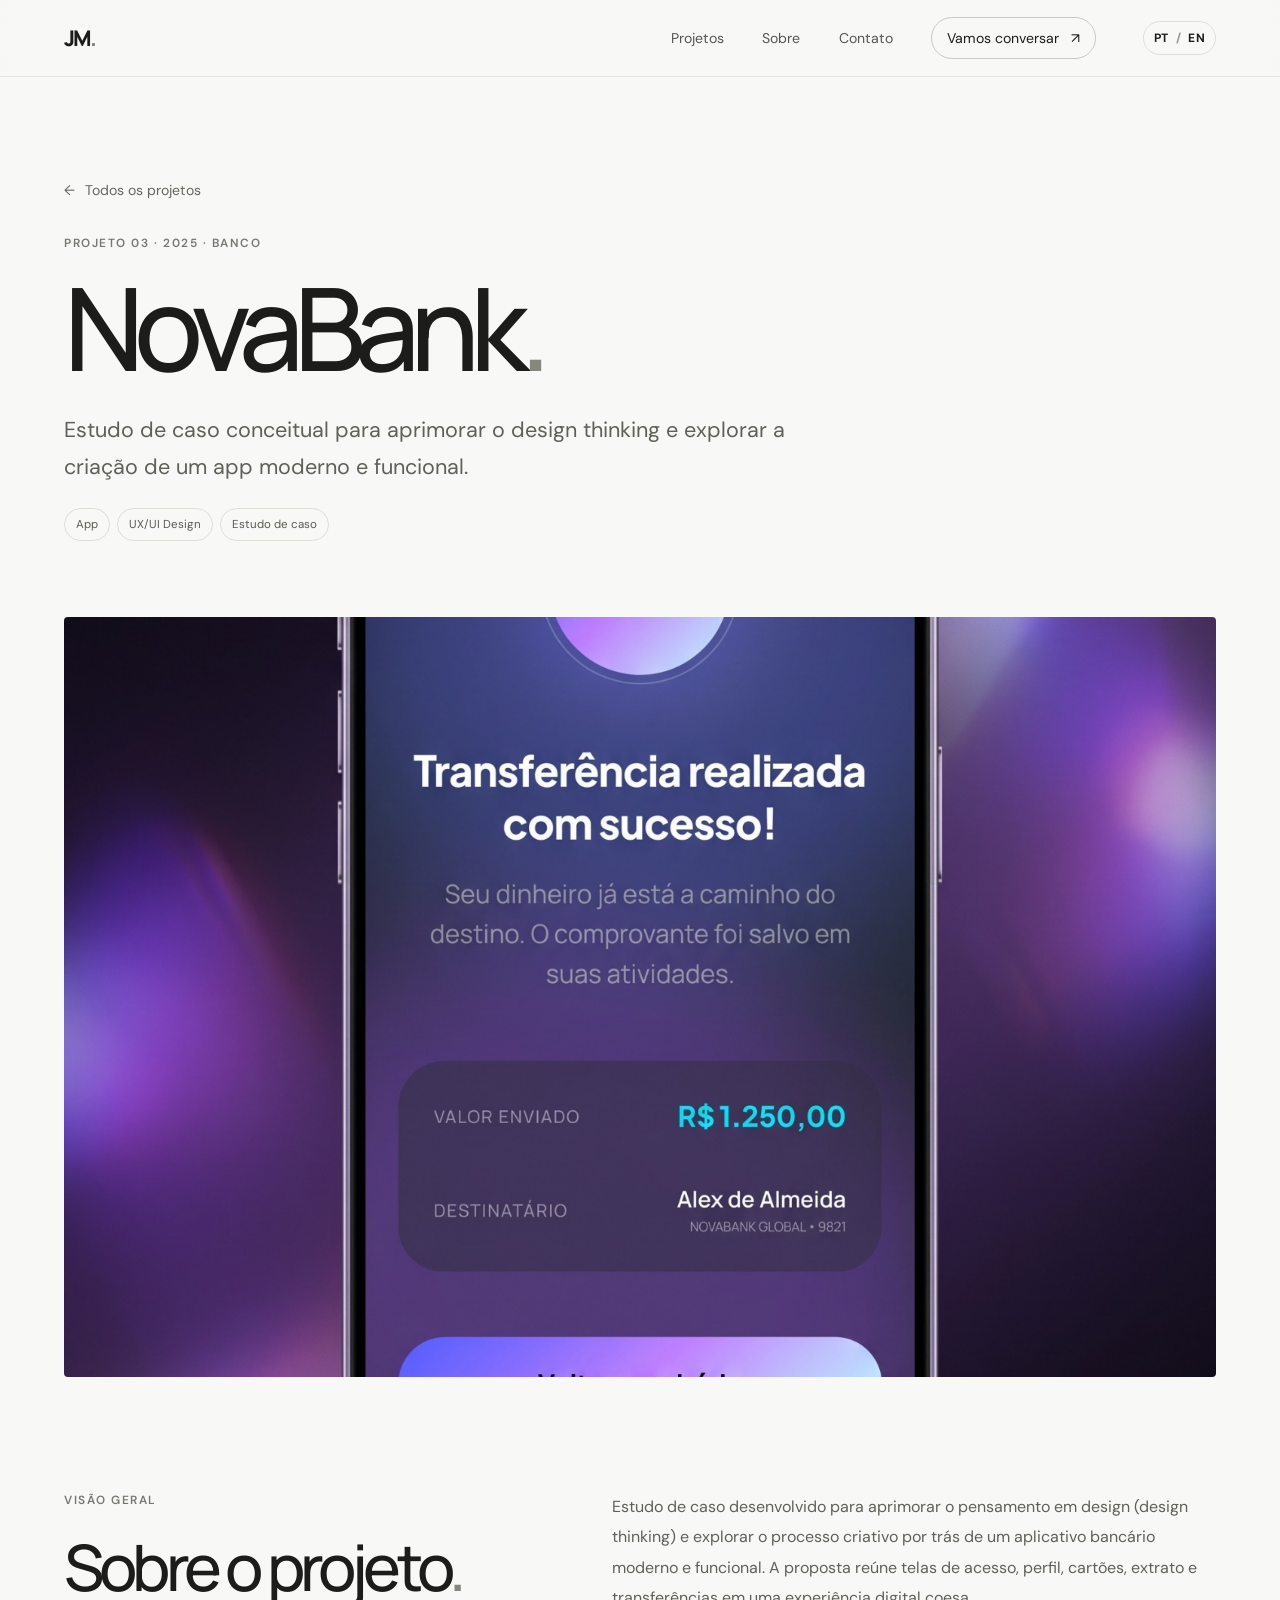
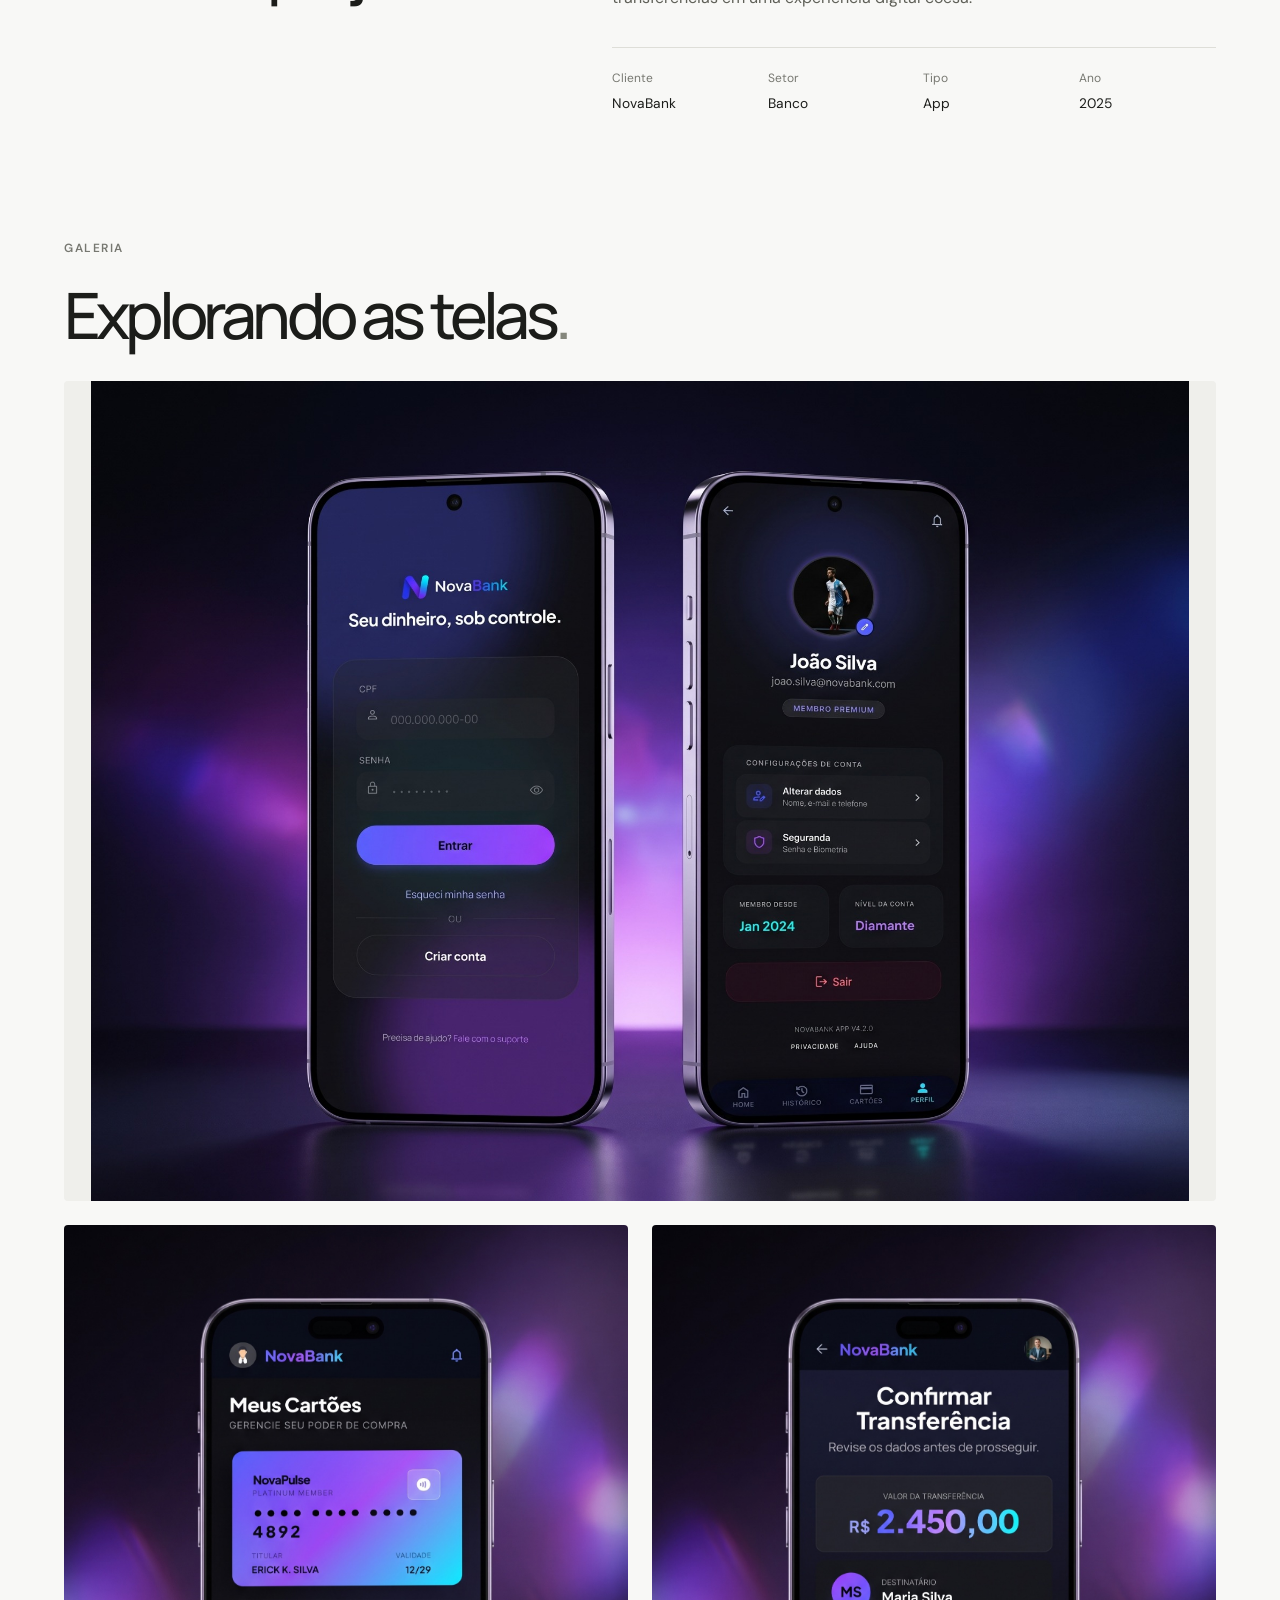
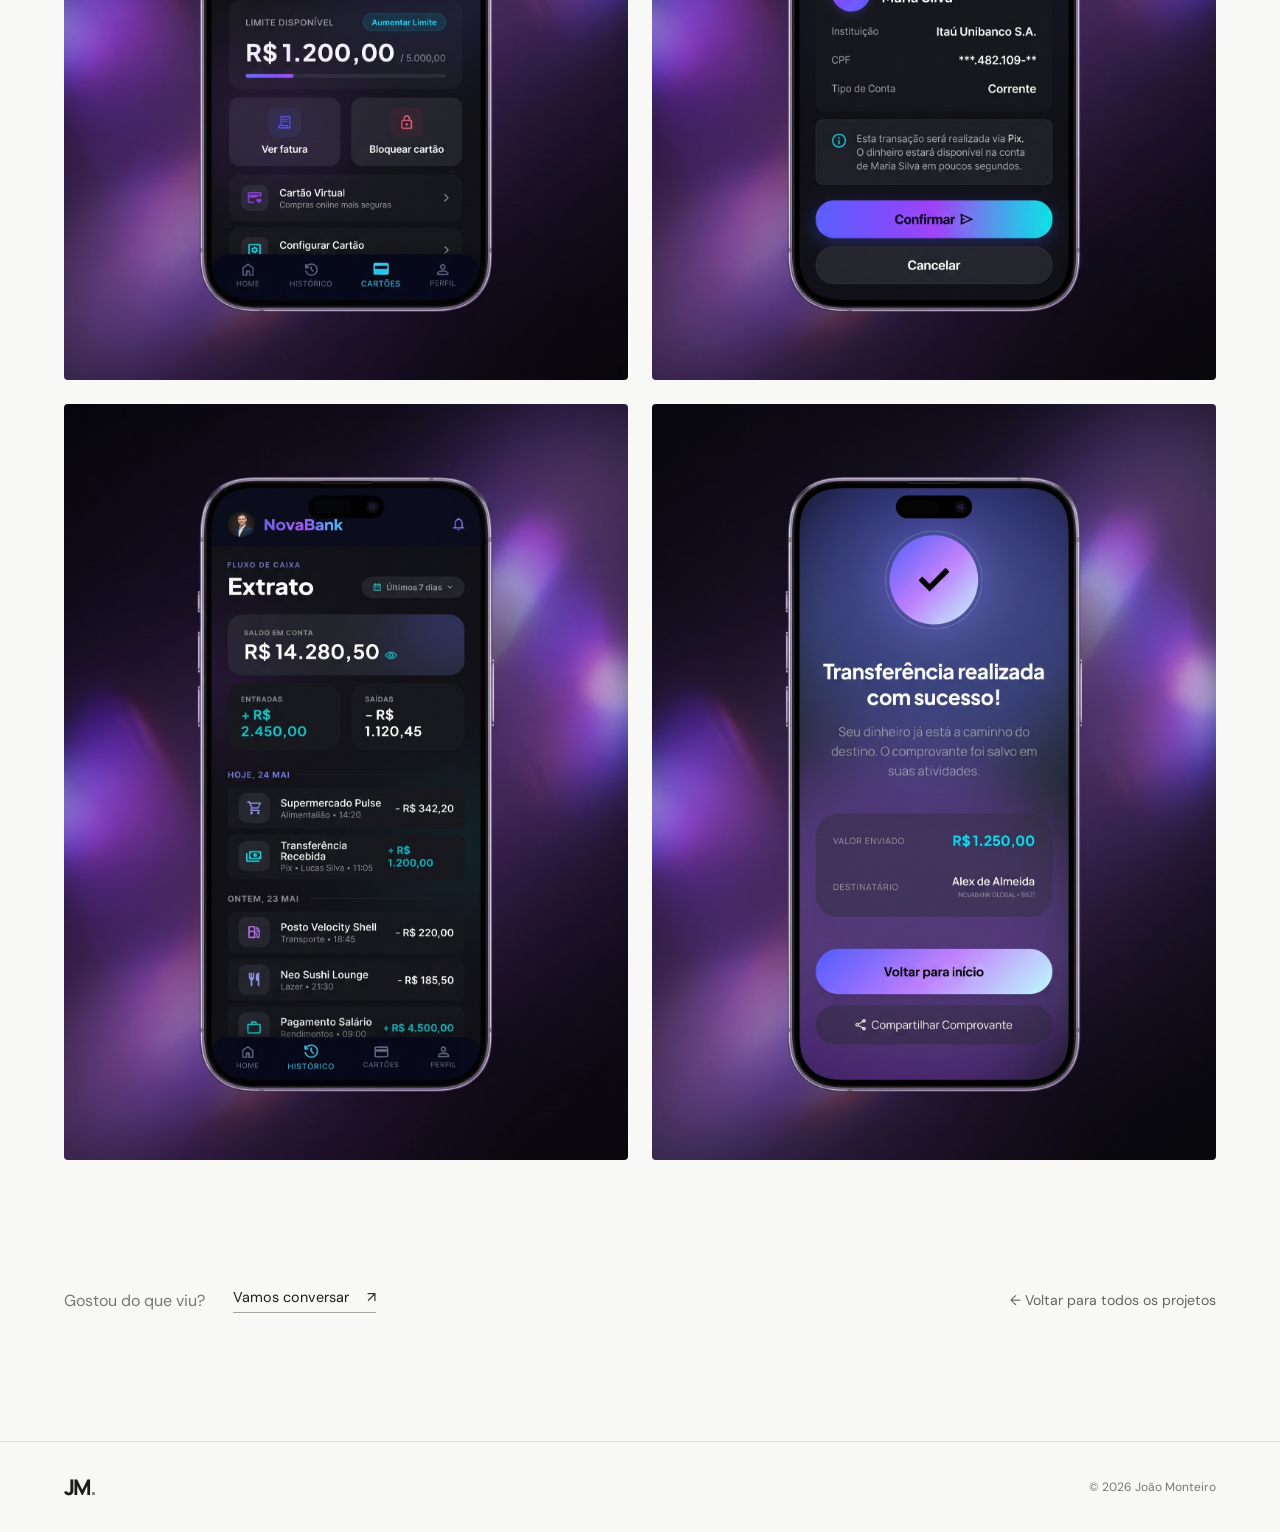
<file: projects/novabank.html>
<!doctype html>
<html lang="pt-BR"><head><meta charset="utf-8"><meta name="viewport" content="width=device-width, initial-scale=1"><meta name="theme-color" content="#f8f8f6"><meta name="description" content="Estudo de caso conceitual para aprimorar o design thinking e explorar a criação de um app moderno e funcional."><title>NovaBank — Aplicativo bancário — João Monteiro</title><link rel="preconnect" href="https://fonts.googleapis.com"><link rel="preconnect" href="https://fonts.gstatic.com" crossorigin><link href="https://fonts.googleapis.com/css2?family=DM+Sans:wght@400;500;600;700&family=Manrope:wght@400;500;600;700;800&display=swap" rel="stylesheet"><link rel="stylesheet" href="../css/style.css"><script src="../js/main.js" defer></script></head>
<body><a class="skip-link" href="#main">Pular para o conteúdo</a><header class="site-header"><div class="container nav-wrap"><a class="wordmark" href="../index.html#top" aria-label="João Monteiro, início">JM<span>.</span></a><button class="menu-toggle" aria-label="Abrir menu" aria-expanded="false" aria-controls="primary-nav"><span></span><span></span></button><nav class="primary-nav" id="primary-nav" aria-label="Navegação principal"><a href="../index.html#work">Projetos</a><a href="../index.html#about">Sobre</a><a href="../index.html#contact">Contato</a><a class="nav-availability" href="mailto:mkt.joaomonteiro@gmail.com">Vamos conversar <span aria-hidden="true">↗</span></a><button class="language-toggle" type="button" data-language-toggle aria-label="Switch to English" aria-pressed="false"><span class="language-current">PT</span><span class="language-divider">/</span><span>EN</span></button></nav></div></header>
<main id="main" class="project-detail"><section class="detail-hero container"><a class="back-link" href="../index.html#work"><span aria-hidden="true">←</span> Todos os projetos</a><p class="eyebrow">Projeto 03 · 2025 · Banco</p><h1>NovaBank<span class="period">.</span></h1><p class="detail-lead">Estudo de caso conceitual para aprimorar o design thinking e explorar a criação de um app moderno e funcional.</p><div class="tag-list detail-tags"><span>App</span><span>UX/UI Design</span><span>Estudo de caso</span></div></section>
<section class="detail-cover container"><img src="../assets/images/novabank-mockup-5.jpg" alt="Mockup com telas do aplicativo NovaBank"></section>
<section class="detail-overview container"><div><p class="eyebrow">Visão geral</p><h2>Sobre o projeto<span class="period">.</span></h2></div><div class="detail-copy"><p>Estudo de caso desenvolvido para aprimorar o pensamento em design (design thinking) e explorar o processo criativo por trás de um aplicativo bancário moderno e funcional. A proposta reúne telas de acesso, perfil, cartões, extrato e transferências em uma experiência digital coesa.</p><dl class="detail-facts"><div><dt>Cliente</dt><dd>NovaBank</dd></div><div><dt>Setor</dt><dd>Banco</dd></div><div><dt>Tipo</dt><dd>App</dd></div><div><dt>Ano</dt><dd>2025</dd></div></dl></div></section>
<section class="detail-gallery container"><div class="detail-gallery-heading"><p class="eyebrow">Galeria</p><h2>Explorando as telas<span class="period">.</span></h2></div><div class="detail-gallery-grid gallery-five">        <figure class="detail-gallery-item"><img src="../assets/images/novabank-mockup-1.jpg" alt="Confirmação de transferência no aplicativo NovaBank" loading="lazy"></figure>
        <figure class="detail-gallery-item"><img src="../assets/images/novabank-mockup-2.jpg" alt="Extrato e fluxo de caixa do NovaBank" loading="lazy"></figure>
        <figure class="detail-gallery-item"><img src="../assets/images/novabank-mockup-3.jpg" alt="Área de cartões do NovaBank" loading="lazy"></figure>
        <figure class="detail-gallery-item"><img src="../assets/images/novabank-mokcup-4.jpg" alt="Transferência realizada com sucesso" loading="lazy"></figure>
        <figure class="detail-gallery-item"><img src="../assets/images/novabank-mockup-5.jpg" alt="Telas de login e perfil do aplicativo NovaBank" loading="lazy"></figure></div></section>
<section class="detail-next container"><p>Gostou do que viu?</p><a class="text-link" href="../index.html#contact">Vamos conversar <span aria-hidden="true">↗</span></a><a class="back-link" href="../index.html#work">← Voltar para todos os projetos</a></section></main>
<footer class="site-footer"><div class="container footer-inner"><a class="wordmark" href="../index.html#top" aria-label="Voltar ao início">JM<span>.</span></a><span>© <span id="year">2026</span> João Monteiro</span></div></footer></body></html>
</file>
<file: css/style.css>
/* João Monteiro — portfolio
   Clean editorial layout, responsive by design.
*/
:root {
  color-scheme: light;
  --paper: #f8f8f6;
  --white: #fff;
  --ink: #1c1d1a;
  --muted: #777871;
  --line: #deded8;
  --soft: #efefeb;
  --accent: #c6f277;
  --font-body: "DM Sans", sans-serif;
  --font-display: "Manrope", sans-serif;
  --page-width: 1240px;
  --gutter: clamp(22px, 5vw, 76px);
}
* { box-sizing: border-box; }
html { scroll-behavior: smooth; scroll-padding-top: 88px; }
body { margin: 0; background: var(--paper); color: var(--ink); font-family: var(--font-body); -webkit-font-smoothing: antialiased; }
a { color: inherit; text-decoration: none; }
img { display: block; max-width: 100%; }
button { font: inherit; }
.container { width: min(var(--page-width), calc(100% - var(--gutter) * 2)); margin-inline: auto; }
.skip-link { position: absolute; top: -60px; left: 20px; z-index: 100; padding: 12px 16px; background: var(--ink); color: white; }
.skip-link:focus { top: 12px; }
.site-header { position: sticky; top: 0; z-index: 50; background: rgba(248,248,246,.88); backdrop-filter: blur(16px); border-bottom: 1px solid rgba(222,222,216,.72); }
.nav-wrap { min-height: 76px; display: flex; align-items: center; justify-content: space-between; }
.wordmark { font: 800 1.35rem/1 var(--font-display); letter-spacing: -.09em; }
.wordmark span, .period { color: #85877c; }
.primary-nav { display: flex; align-items: center; gap: clamp(22px, 3vw, 42px); font-size: .88rem; }
.primary-nav a:not(.nav-availability) { color: #55564f; transition: color .2s ease; }
.primary-nav a:hover { color: var(--ink); }
.nav-availability { display: inline-flex; align-items: center; gap: 12px; padding: 11px 15px; border: 1px solid #c9c9c1; border-radius: 100px; transition: background .25s ease, border-color .25s ease; }
.nav-availability:hover { background: var(--white); border-color: var(--ink); }
.menu-toggle { display: none; border: 0; background: transparent; padding: 10px 0 10px 10px; cursor: pointer; }
.menu-toggle span { display: block; width: 24px; height: 1.5px; background: var(--ink); margin: 6px 0; transition: transform .2s ease; }

.hero { padding-top: clamp(84px, 12vw, 158px); }
.eyebrow { margin: 0 0 25px; color: var(--muted); font-size: .74rem; font-weight: 600; letter-spacing: .13em; text-transform: uppercase; }
.status-dot { display: inline-block; width: 7px; height: 7px; margin: 0 8px 1px 0; border-radius: 50%; background: #8aa85b; box-shadow: 0 0 0 4px #e8eddf; }
.hero h1 { max-width: 1050px; margin: 0; font: 500 clamp(3.25rem, 8vw, 7.3rem)/.99 var(--font-display); letter-spacing: -.085em; }
.hero h1 span { color: #85877c; }
.hero-bottom { display: flex; align-items: flex-end; justify-content: space-between; gap: 36px; margin-top: clamp(36px, 5vw, 64px); }
.hero-bottom p { max-width: 490px; margin: 0; color: #5d5e57; font-size: clamp(1rem, 1.5vw, 1.18rem); line-height: 1.7; }
.text-link { display: inline-flex; flex-shrink: 0; align-items: center; gap: 18px; padding-bottom: 6px; border-bottom: 1px solid #a7a89f; font-size: .9rem; transition: gap .25s ease, border-color .25s ease; }
.text-link:hover { gap: 26px; border-color: var(--ink); }
.hero-rule { height: 1px; margin-top: clamp(54px, 8vw, 100px); background: var(--line); }

.work-section { padding-top: clamp(78px, 10vw, 132px); padding-bottom: clamp(90px, 12vw, 160px); }
.section-heading { display: flex; align-items: flex-end; justify-content: space-between; gap: 28px; margin-bottom: 48px; }
.section-heading .eyebrow { margin-bottom: 16px; }
.section-heading h2, .about-intro h2, .contact-content h2 { margin: 0; font: 500 clamp(2.5rem, 5vw, 4.5rem)/1.05 var(--font-display); letter-spacing: -.075em; }
.section-note { max-width: 265px; margin: 0 0 5px; color: var(--muted); font-size: .92rem; line-height: 1.6; }
.project + .project { margin-top: clamp(88px, 12vw, 158px); }
.project-cover { position: relative; display: block; overflow: hidden; isolation: isolate; border-radius: 4px; background: #e7e7e2; }
.project-cover img { width: 100%; aspect-ratio: 1.55 / 1; object-fit: cover; transition: transform .7s cubic-bezier(.2,.7,.2,1), filter .5s ease; }
.project-cover:hover img { transform: scale(1.025); }
.cover-dark { background: #171814; }
.cover-light { background: #e7e4d8; }
.cover-cta { position: absolute; right: 22px; bottom: 22px; display: inline-flex; align-items: center; gap: 20px; padding: 13px 17px; border-radius: 100px; background: rgba(248,248,246,.94); color: var(--ink); font-size: .82rem; opacity: 0; transform: translateY(7px); transition: opacity .25s ease, transform .25s ease; }
.project-cover:hover .cover-cta, .project-cover:focus-visible .cover-cta { opacity: 1; transform: translateY(0); }
.project-meta { display: flex; justify-content: space-between; gap: 36px; padding: 30px 0 20px; }
.project-index { margin: 0 0 12px; color: var(--muted); font-size: .72rem; letter-spacing: .1em; text-transform: uppercase; }
.project-title h3 { margin: 0; font: 600 clamp(2rem, 3.5vw, 3rem)/1.1 var(--font-display); letter-spacing: -.065em; }
.project-summary { max-width: 530px; margin: 12px 0 0; color: #65665e; line-height: 1.6; }
.project-facts { display: flex; gap: clamp(22px, 4vw, 58px); align-self: flex-start; padding-top: 9px; }
.project-facts div { display: grid; gap: 8px; min-width: 76px; }
.project-facts span { color: var(--muted); font-size: .72rem; }
.project-facts strong { font-size: .84rem; font-weight: 500; white-space: nowrap; }
.project-description { display: flex; align-items: flex-start; justify-content: space-between; gap: 40px; padding: 24px 0 32px; border-top: 1px solid var(--line); }
.project-description p { max-width: 680px; margin: 0; color: #66675f; font-size: .95rem; line-height: 1.8; }
.tag-list { display: flex; flex-wrap: wrap; justify-content: flex-end; gap: 7px; min-width: 200px; }
.tag-list span, .expertise span { display: inline-block; padding: 8px 11px; border: 1px solid #deded7; border-radius: 100px; color: #595a53; font-size: .72rem; white-space: nowrap; }
.mobile-gallery { display: grid; grid-template-columns: repeat(3, minmax(0, 1fr)); align-items: start; gap: clamp(12px, 2vw, 24px); padding: clamp(14px, 2.5vw, 28px); background: #efefeb; }
.mobile-gallery figure { margin: 0; overflow: hidden; border-radius: 3px; background: #e4e4df; }
.mobile-gallery img { width: 100%; height: auto; transition: transform .6s cubic-bezier(.2,.7,.2,1); }
.mobile-gallery figure:hover img { transform: scale(1.018); }
.gallery-eletrobidu { background: #e6e5df; }
.gallery-hojji { background: #eeede5; }
.gallery-caption { margin: 12px 0 0; color: var(--muted); text-align: right; font-size: .75rem; }

.about-section { padding: clamp(76px, 10vw, 132px) 0; background: #efefeb; }
.about-grid { display: grid; grid-template-columns: 1fr 1fr; gap: clamp(40px, 9vw, 130px); }
.about-intro .eyebrow { margin-bottom: 24px; }
.about-intro h2 { font-size: clamp(2.6rem, 5vw, 4.7rem); }
.about-intro h2 span { color: #85877c; }
.about-copy > p { margin: 0 0 20px; color: #5f6058; font-size: 1rem; line-height: 1.85; }
.expertise { display: flex; flex-wrap: wrap; gap: 8px; margin-top: 32px; }
.expertise span { border-color: #d6d6ce; color: #484941; }

.contact-section { padding-top: clamp(80px, 11vw, 146px); padding-bottom: clamp(88px, 12vw, 160px); }
.contact-section > .eyebrow { margin-bottom: 30px; }
.contact-content { display: flex; justify-content: space-between; align-items: flex-end; gap: 40px; }
.contact-content h2 { font-size: clamp(3.4rem, 8vw, 7.2rem); }
.contact-actions { display: flex; flex-direction: column; align-items: flex-start; width: min(100%, 340px); }
.contact-actions p { margin: 0 0 24px; color: var(--muted); font-size: .95rem; line-height: 1.7; }
.button { display: flex; justify-content: space-between; align-items: center; gap: 26px; width: 100%; margin-top: 10px; padding: 15px 18px; border: 1px solid var(--ink); border-radius: 100px; font-size: .88rem; transition: color .2s ease, background .2s ease, transform .2s ease; }
.button:hover { transform: translateY(-2px); }
.button-dark { background: var(--ink); color: white; }
.button-dark:hover { background: #393a34; }
.button-outline { background: transparent; }
.button-outline:hover { background: white; }
.site-footer { border-top: 1px solid var(--line); }
.footer-inner { display: flex; align-items: center; justify-content: space-between; gap: 20px; min-height: 90px; }
.footer-inner p, .footer-inner > span { color: var(--muted); font-size: .75rem; }
.footer-inner p { margin: 0; }

.reveal { opacity: 0; transform: translateY(18px); transition: opacity .65s ease, transform .65s cubic-bezier(.2,.7,.2,1); }
.reveal.is-visible { opacity: 1; transform: translateY(0); }
@media (prefers-reduced-motion: reduce) {
  *, *::before, *::after { scroll-behavior: auto !important; animation-duration: .01ms !important; animation-iteration-count: 1 !important; transition-duration: .01ms !important; }
  .reveal { opacity: 1; transform: none; }
}
@media (max-width: 760px) {
  :root { --gutter: 22px; }
  .nav-wrap { min-height: 68px; }
  .menu-toggle { display: block; }
  .primary-nav { position: absolute; top: 68px; left: 0; right: 0; display: none; align-items: stretch; flex-direction: column; gap: 0; padding: 10px var(--gutter) 20px; background: var(--paper); border-bottom: 1px solid var(--line); }
  .primary-nav.is-open { display: flex; }
  .primary-nav a { padding: 13px 0; }
  .primary-nav .nav-availability { justify-content: space-between; padding: 13px 15px; margin-top: 8px; }
  .menu-toggle[aria-expanded="true"] span:first-child { transform: translateY(3.75px) rotate(45deg); }
  .menu-toggle[aria-expanded="true"] span:last-child { transform: translateY(-3.75px) rotate(-45deg); }
  .hero { padding-top: 78px; }
  .hero h1 { font-size: clamp(3rem, 13vw, 5.5rem); }
  .hero-bottom { align-items: flex-start; flex-direction: column; gap: 25px; }
  .section-heading { align-items: flex-start; flex-direction: column; gap: 14px; margin-bottom: 32px; }
  .section-note { max-width: 360px; }
  .project-cover img { aspect-ratio: 1.12 / 1; }
  .project-meta { flex-direction: column; gap: 25px; padding-top: 24px; }
  .project-facts { justify-content: space-between; gap: 12px; padding-top: 0; }
  .project-facts div { min-width: 0; }
  .project-description { flex-direction: column; gap: 20px; }
  .tag-list { justify-content: flex-start; min-width: 0; }
  .mobile-gallery { gap: 8px; padding: 10px; }
  .gallery-caption { text-align: left; }
  .about-grid { grid-template-columns: 1fr; gap: 30px; }
  .contact-content { align-items: flex-start; flex-direction: column; gap: 32px; }
  .contact-actions { width: 100%; max-width: 420px; }
  .footer-inner { flex-wrap: wrap; padding: 22px 0; }
  .footer-inner p { order: 3; width: 100%; }
}
@media (max-width: 420px) {
  .project-facts { display: grid; grid-template-columns: repeat(3, 1fr); }
  .project-facts strong { font-size: .78rem; }
  .mobile-gallery { gap: 5px; padding: 7px; }
  .tag-list span { font-size: .68rem; }
}


/* Project index: concise cover cards inspired by editorial portfolios */
.projects-grid { display:grid; grid-template-columns:repeat(2,minmax(0,1fr)); column-gap:clamp(18px,3vw,38px); row-gap:clamp(48px,7vw,88px); }
.project-card { min-width:0; }
.project-card-cover { position:relative; display:block; overflow:hidden; border-radius:4px; background:#e9e9e3; }
.project-card-cover img { width:100%; aspect-ratio:1.32/1; object-fit:cover; transition:transform .7s cubic-bezier(.2,.7,.2,1); }
.project-card-cover:hover img { transform:scale(1.025); }
.project-card-meta { display:flex; justify-content:space-between; align-items:flex-start; gap:18px; padding:20px 0 12px; }
.project-card-meta .project-index { margin-bottom:8px; }
.project-card-meta h3 { margin:0; font:600 clamp(1.6rem,3vw,2.45rem)/1.1 var(--font-display); letter-spacing:-.065em; }
.project-card-type { margin-top:22px; color:var(--muted); font-size:.78rem; }
.project-card-tags { justify-content:flex-start; min-width:0; }
.project-card-tags span { padding:7px 10px; }
.back-link { display:inline-flex; align-items:center; gap:10px; margin-bottom:36px; color:#64655e; font-size:.88rem; transition:color .2s ease; }
.back-link:hover { color:var(--ink); }
.detail-hero { padding-top:clamp(60px,8vw,110px); padding-bottom:clamp(40px,6vw,76px); }
.detail-hero .eyebrow { margin-bottom:20px; }
.detail-hero h1 { margin:0; font:500 clamp(3.4rem,9vw,7.6rem)/.98 var(--font-display); letter-spacing:-.085em; }
.detail-lead { max-width:740px; margin:28px 0 22px; color:#5f6058; font-size:clamp(1.05rem,1.8vw,1.35rem); line-height:1.7; }
.detail-tags { justify-content:flex-start; }
.detail-cover { margin-bottom:clamp(64px,9vw,120px); }
.detail-cover img { width:100%; max-height:760px; object-fit:cover; border-radius:4px; }
.detail-overview { display:grid; grid-template-columns:.85fr 1.15fr; gap:clamp(34px,8vw,110px); padding-bottom:clamp(70px,10vw,130px); }
.detail-overview h2,.detail-gallery-heading h2,.project-document h2 { margin:0; font:500 clamp(2.3rem,5vw,4.3rem)/1.05 var(--font-display); letter-spacing:-.075em; }
.detail-copy > p { margin:0; color:#5f6058; font-size:1rem; line-height:1.9; }
.detail-facts { display:grid; grid-template-columns:repeat(4,minmax(0,1fr)); gap:18px; margin:34px 0 0; padding-top:22px; border-top:1px solid var(--line); }
.detail-facts div { display:grid; gap:8px; align-content:start; }
.detail-facts dt { color:var(--muted); font-size:.75rem; }
.detail-facts dd { margin:0; font-size:.86rem; }
.detail-gallery { padding-bottom:clamp(70px,10vw,130px); }
.detail-gallery-heading { margin-bottom:32px; }
.detail-gallery-grid { display:grid; grid-template-columns:repeat(2,minmax(0,1fr)); gap:clamp(12px,2vw,24px); align-items:start; }
.detail-gallery-item { margin:0; overflow:hidden; background:#efefeb; border-radius:4px; }
.detail-gallery-item img { width:100%; height:auto; }
.detail-gallery-grid.gallery-five .detail-gallery-item:first-child { grid-column:1/-1; }
.detail-gallery-grid.gallery-five .detail-gallery-item:first-child img { max-height:820px; object-fit:contain; }
.project-document { display:flex; align-items:flex-end; justify-content:space-between; gap:28px; padding-bottom:clamp(70px,10vw,130px); }
.project-document p:not(.eyebrow) { color:var(--muted); line-height:1.7; }
.project-document .button { width:auto; min-width:180px; }
.detail-next { display:flex; align-items:center; gap:28px; flex-wrap:wrap; padding-bottom:clamp(70px,10vw,130px); }
.detail-next p { margin:0; color:var(--muted); }
.detail-next .back-link { margin:0 0 0 auto; }
@media(max-width:760px) { .projects-grid { grid-template-columns:1fr; row-gap:48px; } .project-card-cover img { aspect-ratio:1.12/1; } .detail-hero { padding-top:52px; } .detail-overview { grid-template-columns:1fr; gap:24px; } .detail-facts { grid-template-columns:repeat(2,minmax(0,1fr)); } .detail-gallery-grid { grid-template-columns:1fr; } .detail-gallery-grid.gallery-five .detail-gallery-item:first-child { grid-column:auto; } .project-document { align-items:flex-start; flex-direction:column; } .detail-next { align-items:flex-start; flex-direction:column; gap:18px; } .detail-next .back-link { margin:0; } }
/* Contact block keeps the actions aligned to the right after removing the headline. */
.contact-content .contact-actions { margin-left:auto; }
@media(max-width:760px) { .contact-content .contact-actions { margin-left:0; } }


/* Language switch */
.language-toggle {
  display: inline-flex; align-items: center; gap: 7px; margin-left: 8px; padding: 8px 10px;
  border: 1px solid var(--line, #deded9); border-radius: 999px; background: transparent;
  color: inherit; font: inherit; font-size: 12px; font-weight: 700; letter-spacing: .04em; cursor: pointer;
  transition: background .2s ease, border-color .2s ease, color .2s ease;
}
.language-toggle:hover { background: #efefeb; border-color: #bdbdb6; }
.language-toggle .language-current { color: inherit; }
.language-toggle .language-divider { opacity: .45; }
@media (max-width: 760px) { .language-toggle { margin: 12px 0 0; align-self: flex-start; } }
</file>
